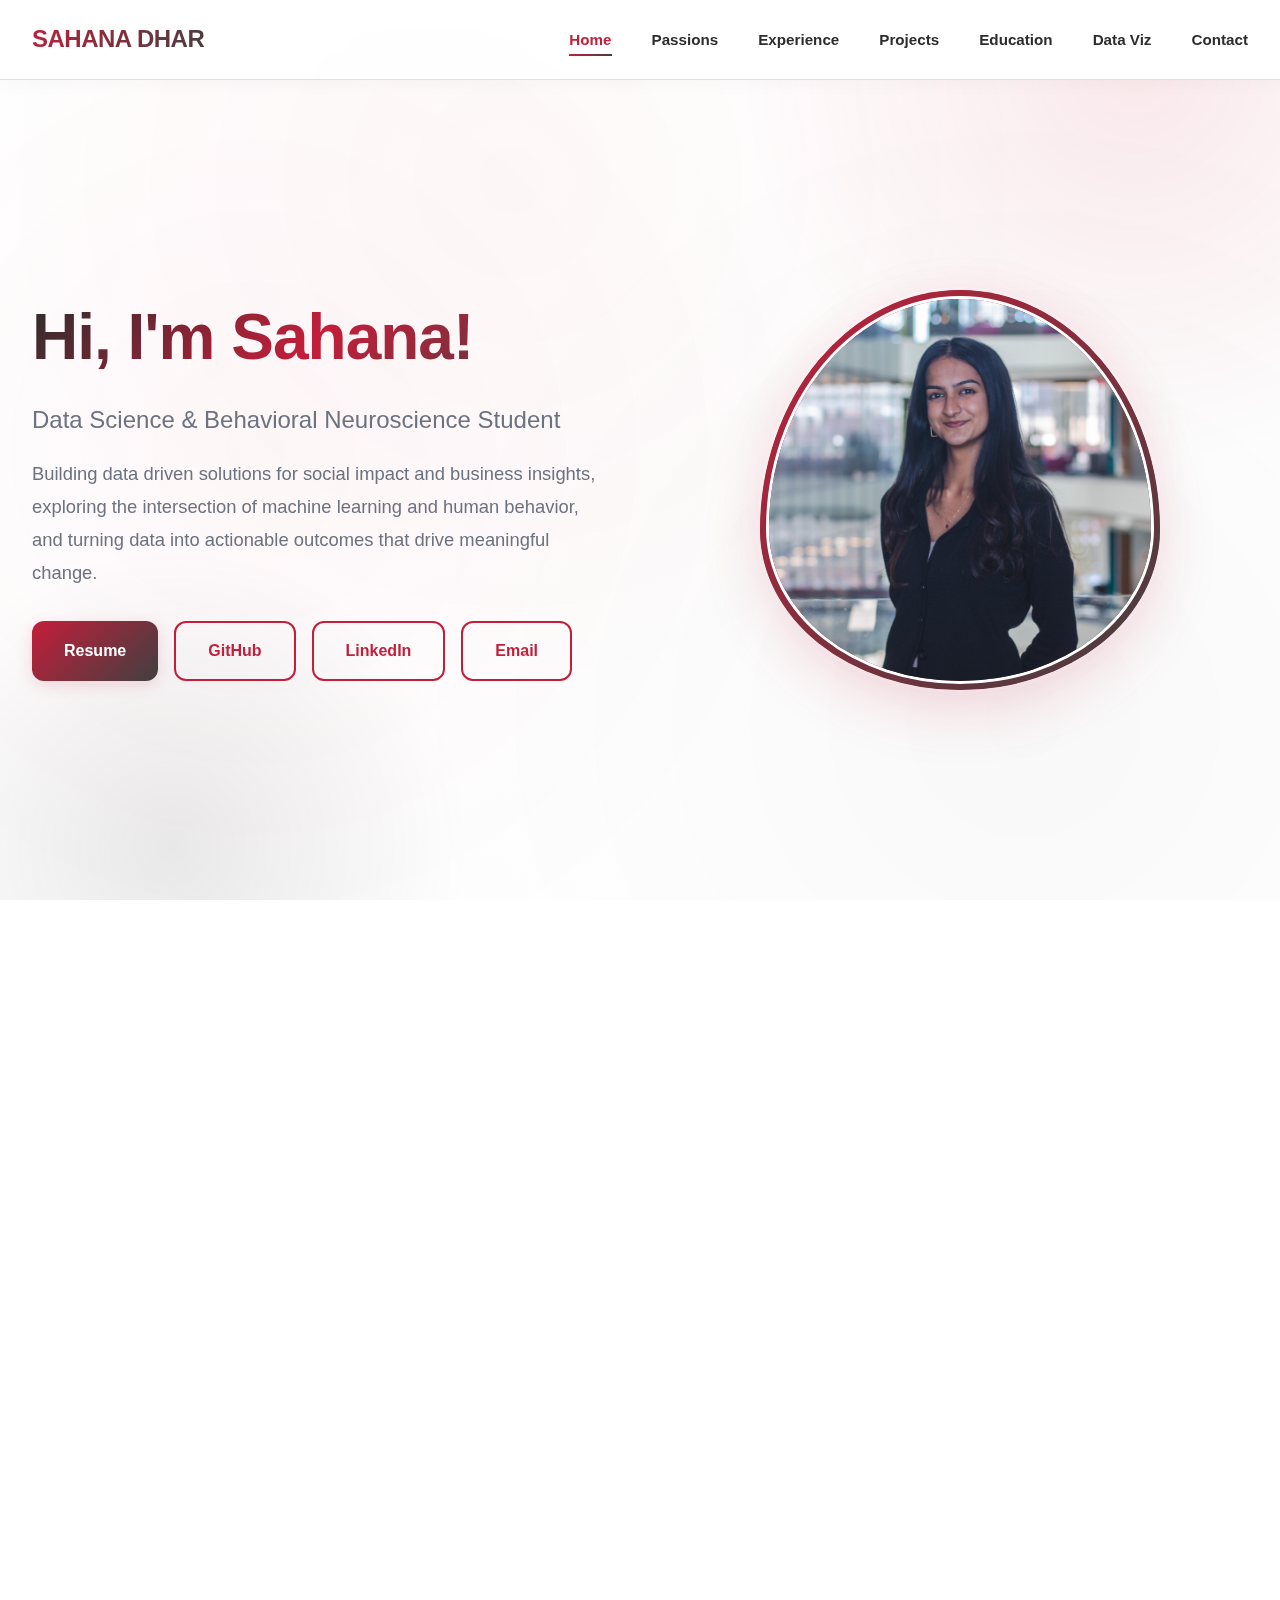
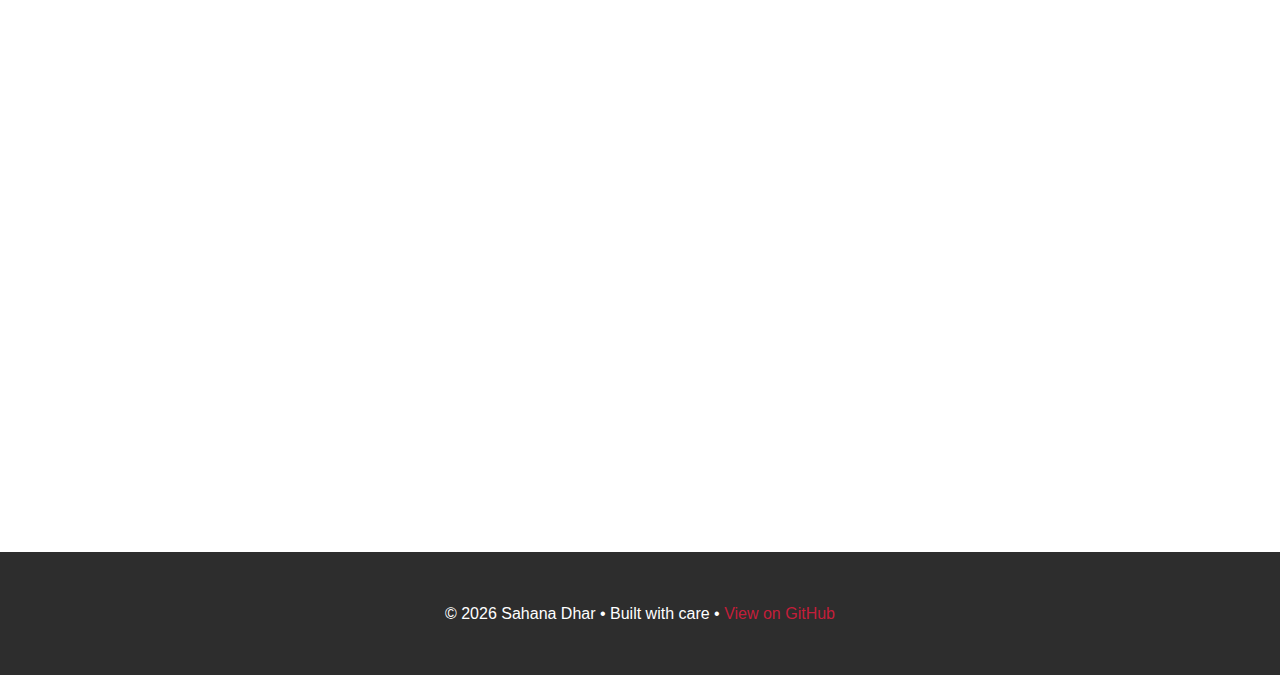
<file: index.html>
<!DOCTYPE html>
<html lang="en">
<head>
  <meta charset="UTF-8" />
  <meta name="viewport" content="width=device-width, initial-scale=1.0"/>
  <title>Sahana Dhar | Technical Portfolio</title>
  <link rel="stylesheet" href="styles.css">
</head>
<body>

<nav id="navbar">
  <div class="container">
    <div class="logo">SAHANA DHAR</div>
    <ul>
      <li><a href="index.html" class="active">Home</a></li>
      <li><a href="passions.html">Passions</a></li>
      <li><a href="experience.html">Experience</a></li>
      <li><a href="projects.html">Projects</a></li>
      <li><a href="education.html">Education</a></li>
      <li><a href="viz.html">Data Viz</a></li>
      <li><a href="#contact">Contact</a></li>
    </ul>
  </div>
</nav>

<section class="hero">
  <div class="hero-content">
    <div class="hero-text">
    <h1>Hi, I'm Sahana!</h1>
      <p class="subtitle-hero">Data Science & Behavioral Neuroscience Student</p>
    <p class="tagline">
        Building data driven solutions for social impact and business insights, exploring the intersection of machine learning and human behavior, 
        and turning data into actionable outcomes that drive meaningful change.
    </p>
    <div class="hero-links">
      <a class="btn btn-primary" href="https://drive.google.com/file/d/1VL5C2WOcKRlT8GqVbiB_f7fQGJWYjuo2/view" target="_blank">Resume</a>
      <a class="btn btn-outline" href="https://github.com/sahana-dhar" target="_blank">GitHub</a>
      <a class="btn btn-outline" href="https://linkedin.com/in/sahana-dhar" target="_blank">LinkedIn</a>
      <a class="btn btn-outline" href="mailto:dhar.s@northeastern.edu">Email</a>
      </div>
    </div>
    <div class="headshot-container">
      <div class="headshot-wrapper">
        <div class="headshot-decoration"></div>
        <div class="headshot-oval">
          <img src="IMG_5340.JPG" alt="Sahana Dhar">
        </div>
      </div>
    </div>
  </div>
</section>

<section id="about" class="container reveal">
  <div class="section-header">
    <h2>About Me</h2>
    <p class="subtitle">Building data driven solutions at the intersection of data science and behavioral neuroscience</p>
  </div>

  <div class="about-content">
    <p>
      I'm a Data Science and Behavioral Neuroscience student at <strong>Northeastern University</strong> (Class of 2026) 
      with a <strong>3.93 GPA</strong> and Dean's List recognition. My work sits at the intersection of machine learning, 
      statistical modeling, and human behavior—exploring how data can reveal patterns in personality, decision-making, 
      education outcomes, and engagement.
    </p>

    <p>
      I've built end-to-end data pipelines using <strong>AWS</strong> (Glue, Redshift, Lambda, Bedrock), developed predictive ML models 
      achieving <strong>95% accuracy</strong>, and created AI-powered platforms for public sector impact. My experience spans work with 
      the Massachusetts Executive Office of Energy and Environmental Affairs, Tenerity, and The Roux Institute, where I've 
      implemented generative AI solutions, customer analytics systems, and educational AI curricula for 1,100+ learners.
    </p>

    <p>
      Currently, I'm focused on implementing <strong>AI for social impact</strong> with the State of Massachusetts and City of Boston, 
      designing systems that are not only powerful but also responsible, accessible, and grounded in understanding 
      the humans they serve.
    </p>

    <div class="tech-stack">
      <h3> Tech Stack</h3>
      <div class="tech-grid">
        <div class="tech-category">
          <h4>Languages</h4>
          <ul>
            <li>Python, SQL, R</li>
            <li>Java, JavaScript, TypeScript</li>
            <li>HTML, CSS, C++</li>
          </ul>
        </div>
        <div class="tech-category">
          <h4>ML & Data Science</h4>
          <ul>
            <li>Scikit-learn, XGBoost</li>
            <li>PySpark, Pandas, NumPy</li>
            <li>LangChain, RAG, NLP</li>
          </ul>
        </div>
        <div class="tech-category">
          <h4>Cloud & Infrastructure</h4>
          <ul>
            <li>AWS (S3, Glue, Redshift, Lambda)</li>
            <li>AWS Bedrock, DynamoDB, Airflow</li>
            <li>Docker, Snowflake</li>
          </ul>
        </div>
        <div class="tech-category">
          <h4>Tools & Platforms</h4>
          <ul>
            <li>Git/GitHub, Bitbucket</li>
            <li>Flask, Appsmith</li>
            <li>Excel, Confluence</li>
          </ul>
        </div>
      </div>
    </div>
  </div>
</section>

<section id="experience" class="container reveal">
  <div class="section-header">
    <h2>Experience Highlights</h2>
    <p class="subtitle">Building AI products and data solutions across public sector, industry, and education</p>
  </div>

  <div class="grid">
    <div class="card">
      <span class="tag">Generative AI • Sept 2025 – Dec 2025</span>
      <h3>AI Product Developer</h3>
      <p><strong>Massachusetts Executive Office of Energy & Environmental Affairs</strong></p>
      <p>
        Built a secure, multi-agent generative AI platform for Massachusetts state agencies using AWS Bedrock, 
        Lambda, and DynamoDB. Reduced AI application development time from weeks to minutes.
      </p>
      <div class="links">
        <a href="experience.html">View Details →</a>
        </div>
    </div>

    <div class="card">
      <span class="tag">Data Science • Apr 2025 – Current</span>
      <h3>Data Science Intern</h3>
      <p><strong>Tenerity</strong></p>
      <p>
        Developed ETL pipelines processing millions of records. Built ML models achieving 95% accuracy in 
        churn prediction, delivering actionable insights for global campaigns.
      </p>
      <div class="links">
        <a href="experience.html">View Details →</a>
      </div>
    </div>

    <div class="card">
      <span class="tag">Education • Jun 2024 – Apr 2026</span>
      <h3>AI Resource Developer</h3>
      <p><strong>The Roux Institute</strong></p>
      <p>
        Designed and launched AI curricula for 1,100+ learners, covering Python programming, prompt engineering, 
        and ML fundamentals across partner companies.
      </p>
      <div class="links">
        <a href="experience.html">View Details →</a>
      </div>
    </div>
  </div>
</section>

<section id="projects" class="container reveal">
  <div class="section-header">
    <h2>Featured Projects</h2>
    <p class="subtitle">Machine learning, NLP, and data-driven solutions</p>
    </div>

  <div class="grid">
    <div class="card">
      <span class="tag">First Place Winner</span>
      <h3>Personality & Drug Habits Analysis</h3>
      <p>
        Award-winning regression analysis linking Big Five personality traits to substance use patterns. 
        Identified personality profiles associated with substance use risk.
      </p>
      <div class="links">
        <a href="projects.html">View All Projects →</a>
      </div>
    </div>

    <div class="card">
      <span class="tag">Full Stack Application</span>
      <h3>Talentia Platform</h3>
      <p>
        Full-stack platform connecting talent, agents, and casting professionals with Flask, Appsmith, 
        and Docker. Features profile management and real-time interactions.
      </p>
      <div class="links">
        <a href="projects.html">View All Projects →</a>
      </div>
    </div>

    <div class="card">
      <span class="tag">Predictive Modeling</span>
      <h3>Student Retention Analysis</h3>
      <p>
        ML analysis of 800+ universities identifying key retention factors. Trained ensemble models to 
        isolate top 5 features driving retention rates.
      </p>
      <div class="links">
        <a href="projects.html">View All Projects →</a>
      </div>
    </div>
  </div>
</section>

<section id="contact" class="contact-section reveal">
  <h2>Let's Connect</h2>
  <p>Interested in collaborating or learning more about my work? I'd love to hear from you.</p>
  <div class="hero-links">
    <a class="btn btn-primary" href="mailto:dhar.s@northeastern.edu">Email Me</a>
    <a class="btn btn-outline" href="https://github.com/sahana-dhar" target="_blank">GitHub</a>
    <a class="btn btn-outline" href="https://linkedin.com/in/sahana-dhar" target="_blank">LinkedIn</a>
    <a class="btn btn-outline" href="https://drive.google.com/file/d/1VL5C2WOcKRlT8GqVbiB_f7fQGJWYjuo2/view" target="_blank">Resume</a>
  </div>
</section>

<footer>
  <p>© 2026 Sahana Dhar • Built with care • <a href="https://github.com/sahana-dhar" target="_blank">View on GitHub</a></p>
</footer>

<script>
  // Navbar scroll effect
  const navbar = document.getElementById('navbar');
  window.addEventListener('scroll', () => {
    if (window.scrollY > 50) {
      navbar.classList.add('scrolled');
    } else {
      navbar.classList.remove('scrolled');
    }
  });

  // Reveal animations on scroll
  const reveals = document.querySelectorAll('.reveal');
  
  const revealOnScroll = () => {
    reveals.forEach(element => {
      const elementTop = element.getBoundingClientRect().top;
      const windowHeight = window.innerHeight;
      
      if (elementTop < windowHeight - 100) {
        element.classList.add('active');
      }
    });
  };

  window.addEventListener('scroll', revealOnScroll);
  revealOnScroll(); // Initial check

  // Smooth scroll for navigation links
  document.querySelectorAll('a[href^="#"]').forEach(anchor => {
    anchor.addEventListener('click', function (e) {
      e.preventDefault();
      const target = document.querySelector(this.getAttribute('href'));
      if (target) {
        target.scrollIntoView({ behavior: 'smooth', block: 'start' });
      }
    });
  });
</script>

</body>
</html>
</file>
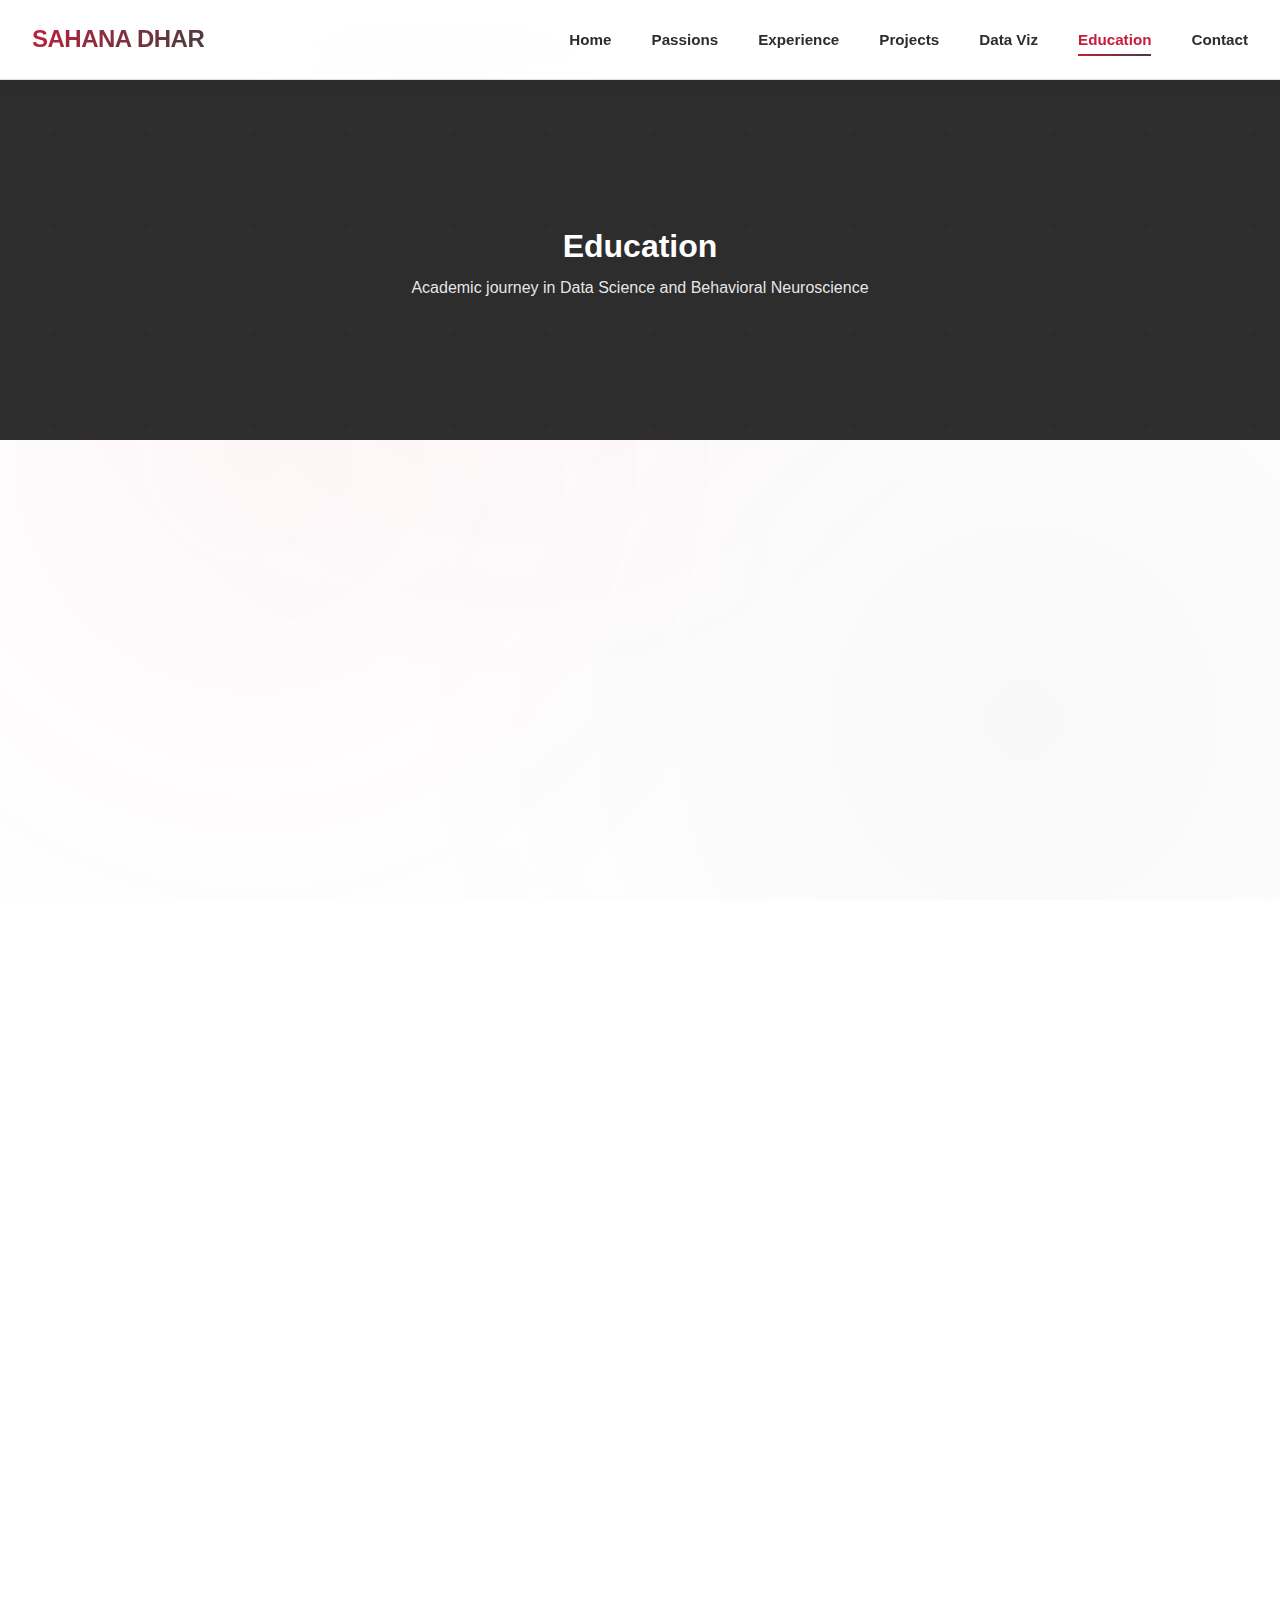
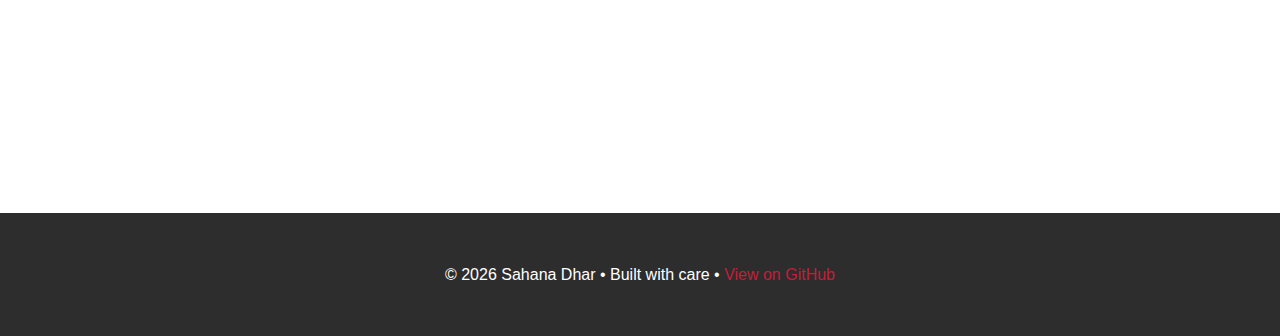
<file: education.html>
<!DOCTYPE html>
<html lang="en">
<head>
  <meta charset="UTF-8" />
  <meta name="viewport" content="width=device-width, initial-scale=1.0"/>
  <title>Education | Sahana Dhar</title>
  <link rel="stylesheet" href="styles.css">
</head>
<body>

<nav id="navbar">
  <div class="container">
    <div class="logo">SAHANA DHAR</div>
    <ul>
      <li><a href="index.html">Home</a></li>
      <li><a href="passions.html">Passions</a></li>
      <li><a href="experience.html">Experience</a></li>
      <li><a href="projects.html">Projects</a></li>
      <li><a href="viz.html">Data Viz</a></li>
      <li><a href="education.html" class="active">Education</a></li>
      <li><a href="index.html#contact">Contact</a></li>
    </ul>
  </div>
</nav>

<section class="page-hero">
  <div class="hero-content" style="grid-template-columns: 1fr; text-align: center;">
    <div class="hero-text">
      <h1>Education</h1>
      <p class="subtitle-hero">Academic journey in Data Science and Behavioral Neuroscience</p>
    </div>
  </div>
</section>

<section class="container reveal">
  <div class="card" style="max-width: 1000px; margin: 0 auto;">
    <span class="tag tag-current">Sept 2022 – Apr 2026 • 3.93 GPA</span>
    <h3>Bachelor's Degree in Data Science and Behavioral Neuroscience</h3>
    <p><strong>Northeastern University</strong></p>
    <p><em>Boston, MA | Khoury College of Computer Science</em></p>
    <p style="color: var(--accent-2); font-size: 0.9rem; margin-top: -0.5rem; margin-bottom: 1rem;"><em>Expected Graduation: Apr 2026</em></p>
    
    <p style="margin-top: 1rem;">
      <strong>Dean's List</strong> | <strong>DATA Club</strong> | <strong>NEURONS</strong>
    </p>

    <p style="margin-top: 1.5rem;">
      Pursuing a dual major that combines technical data science skills with deep understanding of human behavior and neuroscience. 
      This unique combination allows me to approach problems from both a quantitative and behavioral perspective, creating more 
      meaningful and human-centered solutions.
    </p>

    <h4 style="color: var(--primary); margin-top: 2rem; margin-bottom: 1rem;">Relevant Coursework</h4>
    <div class="tech-grid" style="margin-top: 1rem;">
      <div class="tech-category">
        <h4>Data Science & Computer Science</h4>
        <ul>
          <li>Machine Learning/Data Mining</li>
          <li>Large Scale Storage and Retrieval</li>
          <li>Artificial Intelligence</li>
          <li>Advanced Programming with Data</li>
          <li>Database Design</li>
          <li>Foundations of Cybersecurity</li>
          <li>Statistical Methods in Research</li>
          <li>Data Visualization</li>
        </ul>
      </div>
      <div class="tech-category">
        <h4>Neuroscience & Psychology</h4>
        <ul>
          <li>Clinical Neuroanatomy</li>
          <li>Neurobiology</li>
          <li>Organic Chemistry</li>
          <li>Neuropsychology</li>
        </ul>
      </div>
    </div>

    <div class="insight-box" style="margin-top: 2rem;">
      <h4>Academic Highlights</h4>
      <ul style="margin-left: 1.5rem; line-height: 1.8;">
        <li>Maintained <strong>3.93 GPA</strong> while pursuing dual major across technical and scientific disciplines</li>
        <li>Consistent <strong>Dean's List</strong> recognition for academic excellence</li>
        <li>Active member of <strong>DATA Club</strong> and <strong>NEURONS</strong> (Neuroscience student organization)</li>
        <li>Coursework integrates cutting-edge data science techniques with neuroscience research methodologies</li>
      </ul>
    </div>
  </div>
</section>

<footer>
  <p>© 2026 Sahana Dhar • Built with care • <a href="https://github.com/sahana-dhar" target="_blank">View on GitHub</a></p>
</footer>

<script>
  const navbar = document.getElementById('navbar');
  window.addEventListener('scroll', () => {
    if (window.scrollY > 50) {
      navbar.classList.add('scrolled');
    } else {
      navbar.classList.remove('scrolled');
    }
  });

  const reveals = document.querySelectorAll('.reveal');
  const revealOnScroll = () => {
    reveals.forEach(element => {
      const elementTop = element.getBoundingClientRect().top;
      const windowHeight = window.innerHeight;
      if (elementTop < windowHeight - 100) {
        element.classList.add('active');
      }
    });
  };
  window.addEventListener('scroll', revealOnScroll);
  revealOnScroll();
</script>

</body>
</html>
</file>
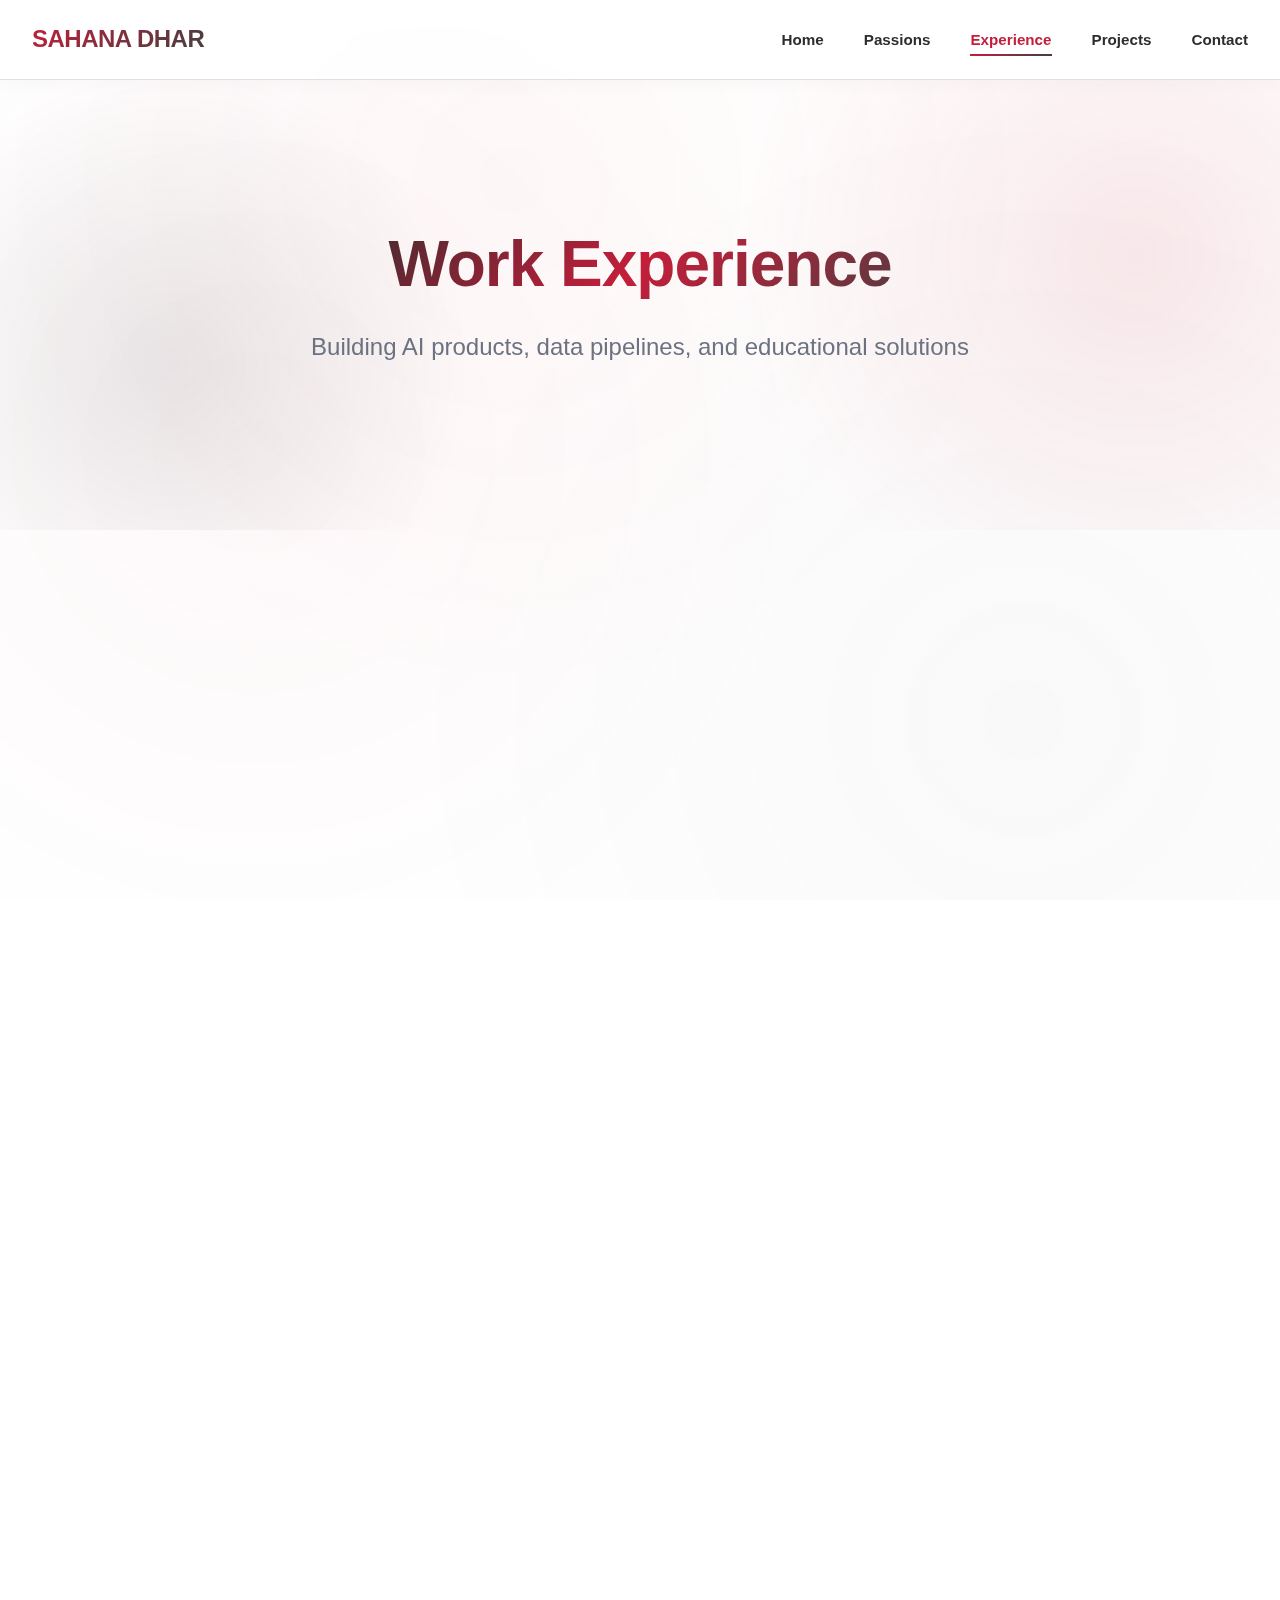
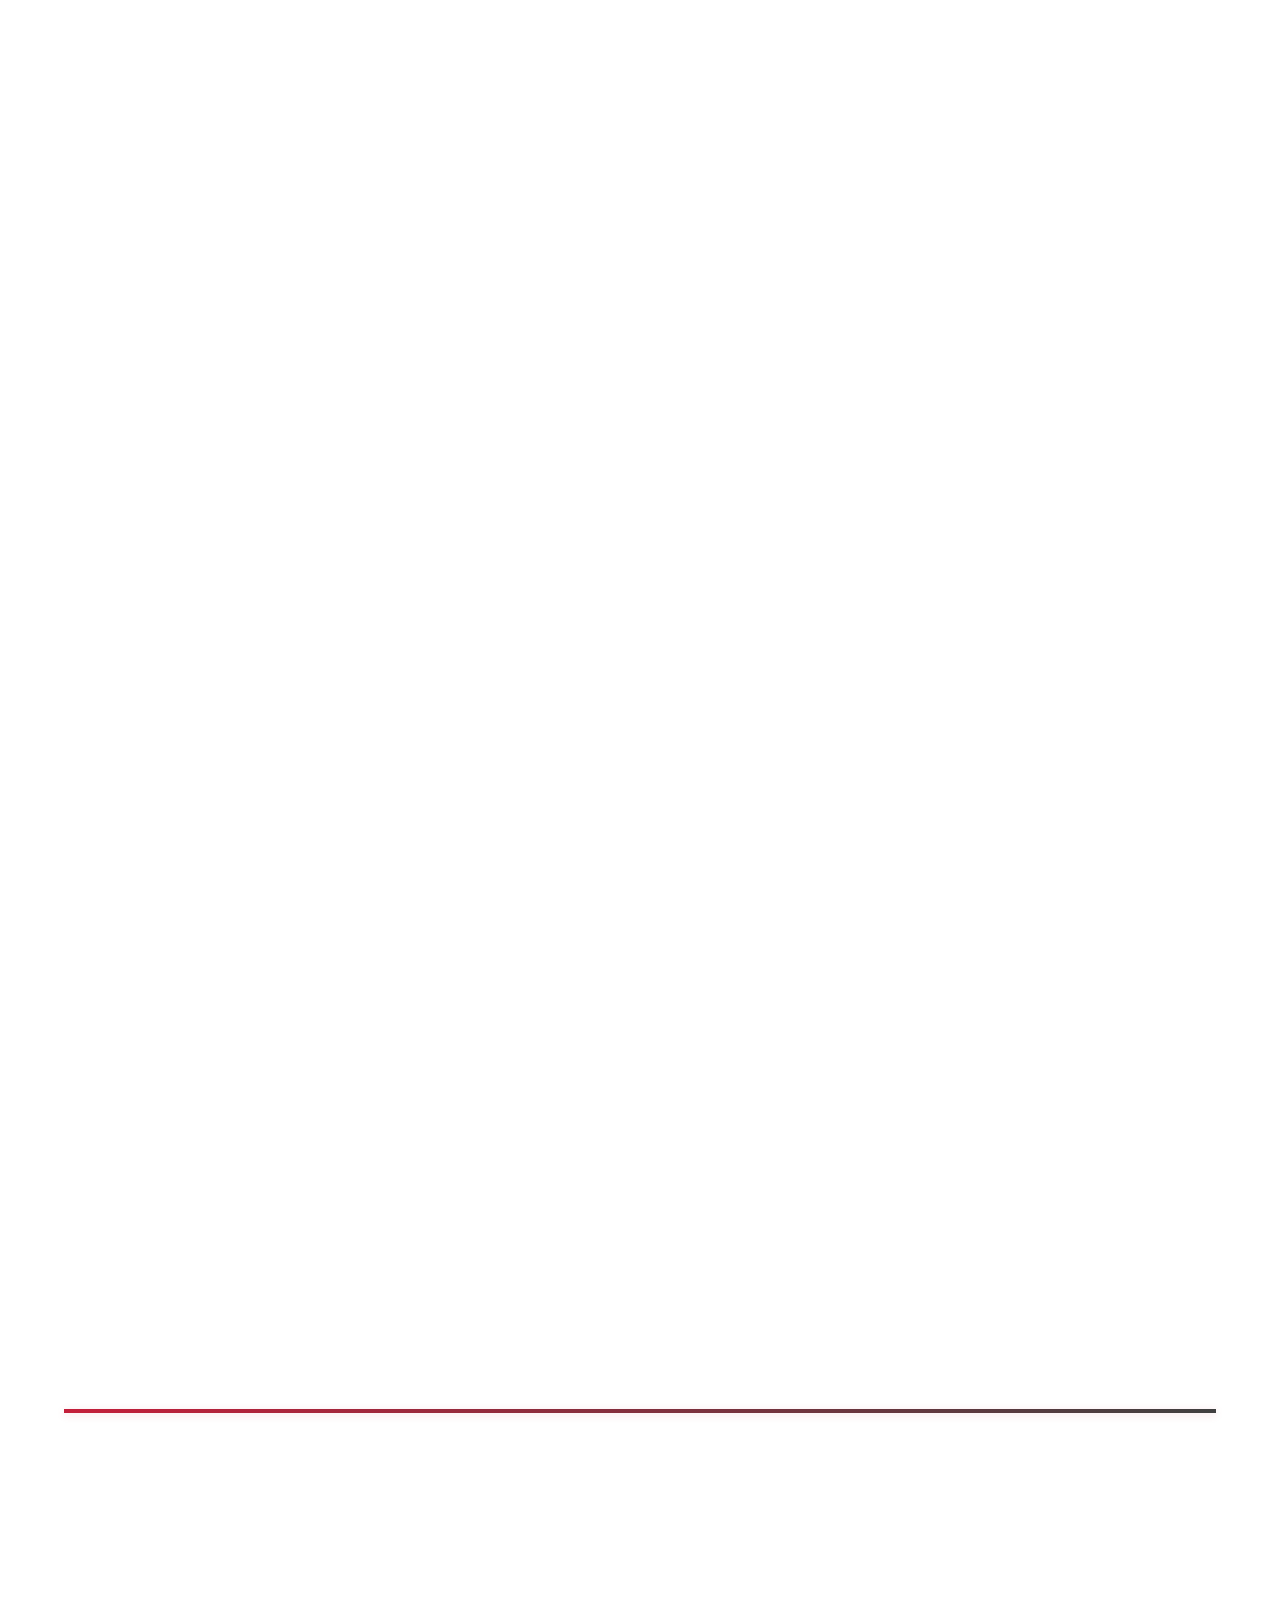
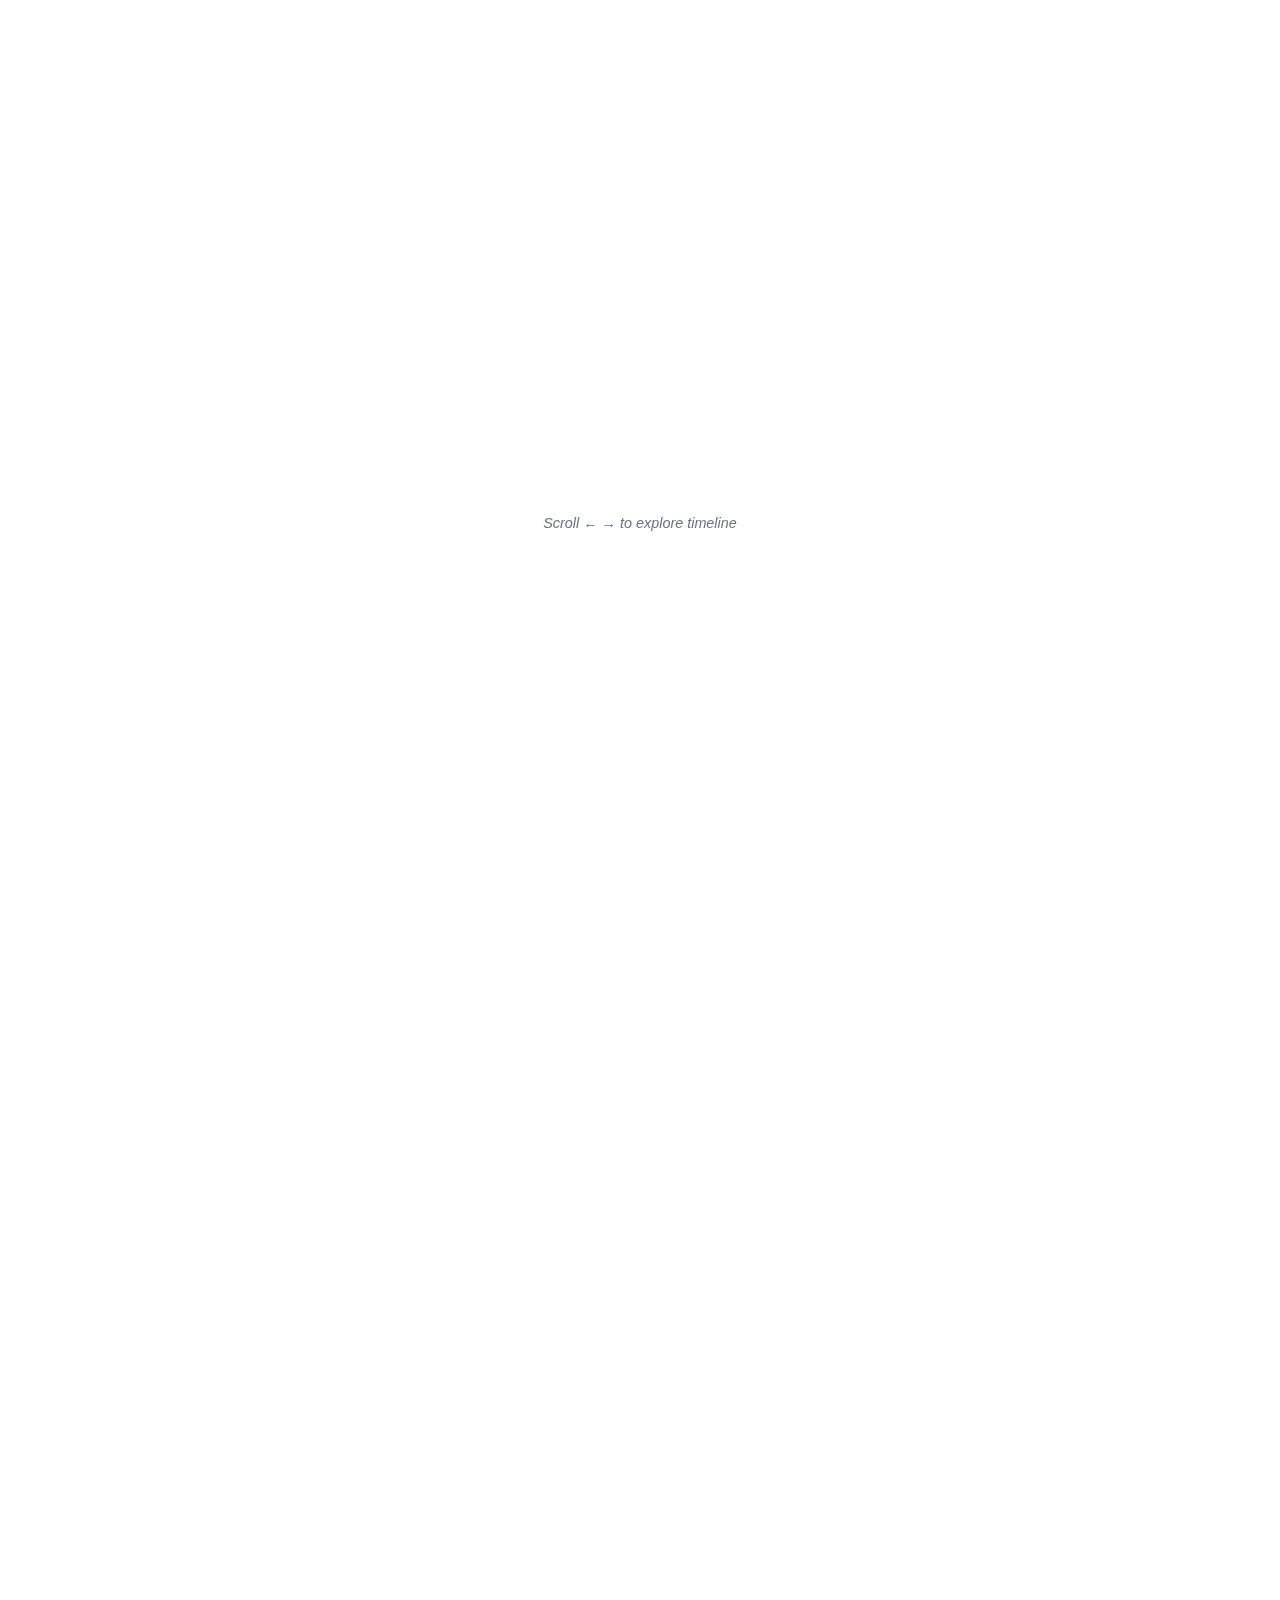
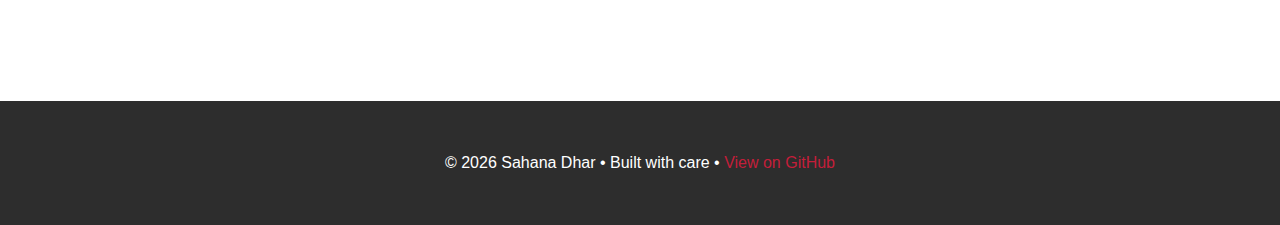
<file: experience.html>
<!DOCTYPE html>
<html lang="en">
<head>
  <meta charset="UTF-8" />
  <meta name="viewport" content="width=device-width, initial-scale=1.0"/>
  <title>Experience | Sahana Dhar</title>
  <link rel="stylesheet" href="styles.css">
</head>
<body>

<nav id="navbar">
  <div class="container">
    <div class="logo">SAHANA DHAR</div>
    <ul>
      <li><a href="index.html">Home</a></li>
      <li><a href="passions.html">Passions</a></li>
      <li><a href="experience.html" class="active">Experience</a></li>
      <li><a href="projects.html">Projects</a></li>
      <li><a href="index.html#contact">Contact</a></li>
    </ul>
  </div>
</nav>

<section class="hero" style="min-height: 50vh; margin-top: 80px;">
  <div class="hero-content" style="grid-template-columns: 1fr; text-align: center;">
    <div class="hero-text">
      <h1>Work Experience</h1>
      <p class="subtitle-hero">Building AI products, data pipelines, and educational solutions</p>
    </div>
  </div>
</section>

<section class="container reveal">
  <div class="timeline">
    
    <div class="timeline-item card">
      <div class="timeline-dot"></div>
      <span class="tag">Sept 2025 – Dec 2025 • Generative AI</span>
      <h3>Generative AI Product Developer</h3>
      <p><strong>Burnes Center for Social Change | Massachusetts Executive Office of Energy and Environmental Affairs</strong></p>
      <p><em>Boston, MA | AI 4 Impact Program</em></p>
      
      <p>
        Built a multi-agentic generative AI platform for the Massachusetts Executive Office of Energy and Environmental 
        Affairs, enabling bureaus to create and manage their own AI applications from a single frontend interface. 
        This project transformed how state agencies interact with AI technology.
      </p>
      
      <h4 style="color: var(--primary); margin-top: 1.5rem; margin-bottom: 0.75rem;">Key Achievements:</h4>
      <ul style="list-style: none; padding-left: 0;">
        <li style="padding: 0.5rem 0; padding-left: 1.5rem; position: relative;">
          <span style="position: absolute; left: 0; color: var(--primary);">▸</span>
          <strong>Reduced development time from weeks to minutes:</strong> Designed a guided, five-step workflow that 
          allows state agencies to create AI applications without custom engineering
        </li>
        <li style="padding: 0.5rem 0; padding-left: 1.5rem; position: relative;">
          <span style="position: absolute; left: 0; color: var(--primary);">▸</span>
          <strong>Cloud-native architecture:</strong> Implemented secure system using AWS Bedrock, Lambda, DynamoDB, 
          and custom orchestration layer to connect approved data sources
        </li>
        <li style="padding: 0.5rem 0; padding-left: 1.5rem; position: relative;">
          <span style="position: absolute; left: 0; color: var(--primary);">▸</span>
          <strong>Scalable AI solutions:</strong> Enabled state agencies to scale AI use cases across environmental 
          and grants programs through configurable, department-specific AI chatbots
        </li>
      </ul>

      <h4 style="color: var(--primary); margin-top: 1.5rem; margin-bottom: 0.75rem;">Technologies Used:</h4>
      <p style="color: var(--text-light);">AWS Bedrock, AWS Lambda, DynamoDB, AWS S3, LangChain, LangGraph, RAG, Python, TypeScript, Cloud Architecture</p>

      <div class="links">
        <a href="https://drive.google.com/file/d/13OG7FqBHKYhjP1Oz4VkiUCTOPgwX1RUc/view" target="_blank">Demo Video</a>
        <a href="https://github.com/massgov-eoeea/aws-genai-llm-chatbot/tree/aihub-experiments" target="_blank">Repository</a>
      </div>
      <div class="embed">
        <iframe src="https://drive.google.com/file/d/13OG7FqBHKYhjP1Oz4VkiUCTOPgwX1RUc/preview" allow="autoplay"></iframe>
      </div>
    </div>

    <div class="timeline-item card">
      <div class="timeline-dot"></div>
      <span class="tag">Apr 2025 – Dec 2025 • Data Science</span>
      <h3>Data Science Intern</h3>
      <p><strong>Tenerity</strong></p>
      <p><em>Boston, MA</em></p>
      
      <p>
        Developed end-to-end data science solutions for a global company, building predictive models and ETL pipelines 
        that process millions of customer records. My work directly informed executive strategy on customer retention 
        and engagement optimization.
      </p>
      
      <h4 style="color: var(--primary); margin-top: 1.5rem; margin-bottom: 0.75rem;">Key Achievements:</h4>
      <ul style="list-style: none; padding-left: 0;">
        <li style="padding: 0.5rem 0; padding-left: 1.5rem; position: relative;">
          <span style="position: absolute; left: 0; color: var(--primary);">▸</span>
          <strong>95% accuracy in churn prediction:</strong> Built and deployed predictive ML models (Random Forest, 
          XGBoost, Logistic Regression) to forecast customer churn, identifying key retention drivers for global 
          merchandising campaigns
        </li>
        <li style="padding: 0.5rem 0; padding-left: 1.5rem; position: relative;">
          <span style="position: absolute; left: 0; color: var(--primary);">▸</span>
          <strong>Scalable ETL pipelines:</strong> Developed end-to-end data pipelines using AWS Glue, Airflow, 
          Redshift, and Python to process and transform large-scale datasets containing millions of members, billing, 
          and engagement records
        </li>
        <li style="padding: 0.5rem 0; padding-left: 1.5rem; position: relative;">
          <span style="position: absolute; left: 0; color: var(--primary);">▸</span>
          <strong>Actionable customer insights:</strong> Conducted customer lifecycle analysis and cohort-based 
          segmentation, delivering insights that informed executive strategy on engagement optimization and customer 
          profitability
        </li>
        <li style="padding: 0.5rem 0; padding-left: 1.5rem; position: relative;">
          <span style="position: absolute; left: 0; color: var(--primary);">▸</span>
          <strong>Strategic scenario analysis:</strong> Evaluated the impact of proposed billing and return policy 
          changes by running scenario simulations on historical customer data, informing strategy discussions around 
          retention and revenue tradeoffs
        </li>
      </ul>

      <h4 style="color: var(--primary); margin-top: 1.5rem; margin-bottom: 0.75rem;">Technologies Used:</h4>
      <p style="color: var(--text-light);">Python, AWS (Glue, Airflow, Redshift, S3), SQL, Scikit-learn, XGBoost, Pandas, PySpark, Machine Learning, Data Analytics</p>
    </div>

    <div class="timeline-item card">
      <div class="timeline-dot"></div>
      <span class="tag">Jun 2024 – Apr 2026 • Education & AI</span>
      <h3>AI Resource Developer</h3>
      <p><strong>The Roux Institute at Northeastern University</strong></p>
      <p><em>Portland, ME</em></p>
      
      <p>
        Developed and launched comprehensive AI and technology curricula for over 1,100 learners across partner companies. 
        Created hands-on learning experiences that bridge the gap between theoretical AI concepts and real-world application.
      </p>
      
      <h4 style="color: var(--primary); margin-top: 1.5rem; margin-bottom: 0.75rem;">Key Achievements:</h4>
      <ul style="list-style: none; padding-left: 0;">
        <li style="padding: 0.5rem 0; padding-left: 1.5rem; position: relative;">
          <span style="position: absolute; left: 0; color: var(--primary);">▸</span>
          <strong>Scalable educational impact:</strong> Developed and launched AI and technology curricula for 1,100+ 
          learners across partner companies, covering Python programming, prompt engineering, machine learning fundamentals, 
          and business transformation strategies
        </li>
        <li style="padding: 0.5rem 0; padding-left: 1.5rem; position: relative;">
          <span style="position: absolute; left: 0; color: var(--primary);">▸</span>
          <strong>Cross-functional project management:</strong> Managed AI implementation projects, optimizing delivery 
          timelines and fostering collaboration between technical teams and business stakeholders to drive adoption
        </li>
        <li style="padding: 0.5rem 0; padding-left: 1.5rem; position: relative;">
          <span style="position: absolute; left: 0; color: var(--primary);">▸</span>
          <strong>Practical learning modules:</strong> Designed hands-on learning modules integrating practical AI tools 
          and workflows, helping professionals transform theoretical understanding into real-world applications
        </li>
        <li style="padding: 0.5rem 0; padding-left: 1.5rem; position: relative;">
          <span style="position: absolute; left: 0; color: var(--primary);">▸</span>
          <strong>Comprehensive curriculum development:</strong> Created courses including Data Literacy Fundamentals, 
          Maximizing Productivity with Generative AI, and Business Transformation with AI
        </li>
      </ul>

      <h4 style="color: var(--primary); margin-top: 1.5rem; margin-bottom: 0.75rem;">Technologies & Topics:</h4>
      <p style="color: var(--text-light);">Python, Generative AI, Prompt Engineering, Machine Learning, Data Literacy, Business Strategy, Curriculum Design</p>
    </div>

    <div class="timeline-item card">
      <div class="timeline-dot"></div>
      <span class="tag">Jul 2023 – Aug 2023 • Operations</span>
      <h3>Contracts Management Intern</h3>
      <p><strong>IBasis</strong></p>
      <p><em>Lexington, MA</em></p>
      
      <p>
        Streamlined contract processing workflows during a critical company acquisition phase, managing high-volume 
        documentation and database maintenance. This experience taught me the importance of efficient data management 
        and process optimization in high-pressure environments.
      </p>
      
      <h4 style="color: var(--primary); margin-top: 1.5rem; margin-bottom: 0.75rem;">Key Responsibilities:</h4>
      <ul style="list-style: none; padding-left: 0;">
        <li style="padding: 0.5rem 0; padding-left: 1.5rem; position: relative;">
          <span style="position: absolute; left: 0; color: var(--primary);">▸</span>
          Streamlined contract processing workflows during company acquisition phase
        </li>
        <li style="padding: 0.5rem 0; padding-left: 1.5rem; position: relative;">
          <span style="position: absolute; left: 0; color: var(--primary);">▸</span>
          Managed high-volume documentation and database maintenance in Excel
        </li>
      </ul>

      <h4 style="color: var(--primary); margin-top: 1.5rem; margin-bottom: 0.75rem;">Technologies Used:</h4>
      <p style="color: var(--text-light);">Excel, Database Management, Process Optimization</p>
    </div>

  </div>
</section>

<section class="container reveal">
  <div class="section-header">
    <h2>Education</h2>
    <p class="subtitle">Northeastern University, Khoury College of Computer Science</p>
  </div>

  <div class="card">
    <span class="tag">Sept 2022 – Apr 2026 • 3.93 GPA</span>
    <h3>Bachelor's Degree in Data Science and Behavioral Neuroscience</h3>
    <p><strong>Northeastern University</strong></p>
    <p><em>Boston, MA | Khoury College of Computer Science</em></p>
    
    <p style="margin-top: 1rem;">
      <strong>Dean's List</strong> | <strong>DATA Club</strong> | <strong>NEURONS</strong>
    </p>

    <h4 style="color: var(--primary); margin-top: 1.5rem; margin-bottom: 0.75rem;">Relevant Coursework:</h4>
    <div class="tech-grid" style="margin-top: 1rem;">
      <div class="tech-category">
        <ul>
          <li>Machine Learning/Data Mining</li>
          <li>Large Scale Storage and Retrieval</li>
          <li>Artificial Intelligence</li>
          <li>Advanced programming with Data</li>
        </ul>
      </div>
      <div class="tech-category">
        <ul>
          <li>Clinical Neuroanatomy</li>
          <li>Neurobiology</li>
          <li>Genetics and Molecular Biology</li>
          <li>Organic Chemistry</li>
          <li>Neuropsychology</li>
        </ul>
      </div>
      <div class="tech-category">
        <ul>
          <li>Database Design</li>
          <li>Foundations of Cybersecurity</li>
          <li>Statistical Methods in Research</li>
          <li>Data Visualization</li>
        </ul>
      </div>
    </div>
  </div>
</section>

<footer>
  <p>© 2026 Sahana Dhar • Built with care • <a href="https://github.com/sahana-dhar" target="_blank">View on GitHub</a></p>
</footer>

<script>
  const navbar = document.getElementById('navbar');
  window.addEventListener('scroll', () => {
    if (window.scrollY > 50) {
      navbar.classList.add('scrolled');
    } else {
      navbar.classList.remove('scrolled');
    }
  });

  const reveals = document.querySelectorAll('.reveal');
  const revealOnScroll = () => {
    reveals.forEach(element => {
      const elementTop = element.getBoundingClientRect().top;
      const windowHeight = window.innerHeight;
      if (elementTop < windowHeight - 100) {
        element.classList.add('active');
      }
    });
  };
  window.addEventListener('scroll', revealOnScroll);
  revealOnScroll();
</script>

</body>
</html>
</file>
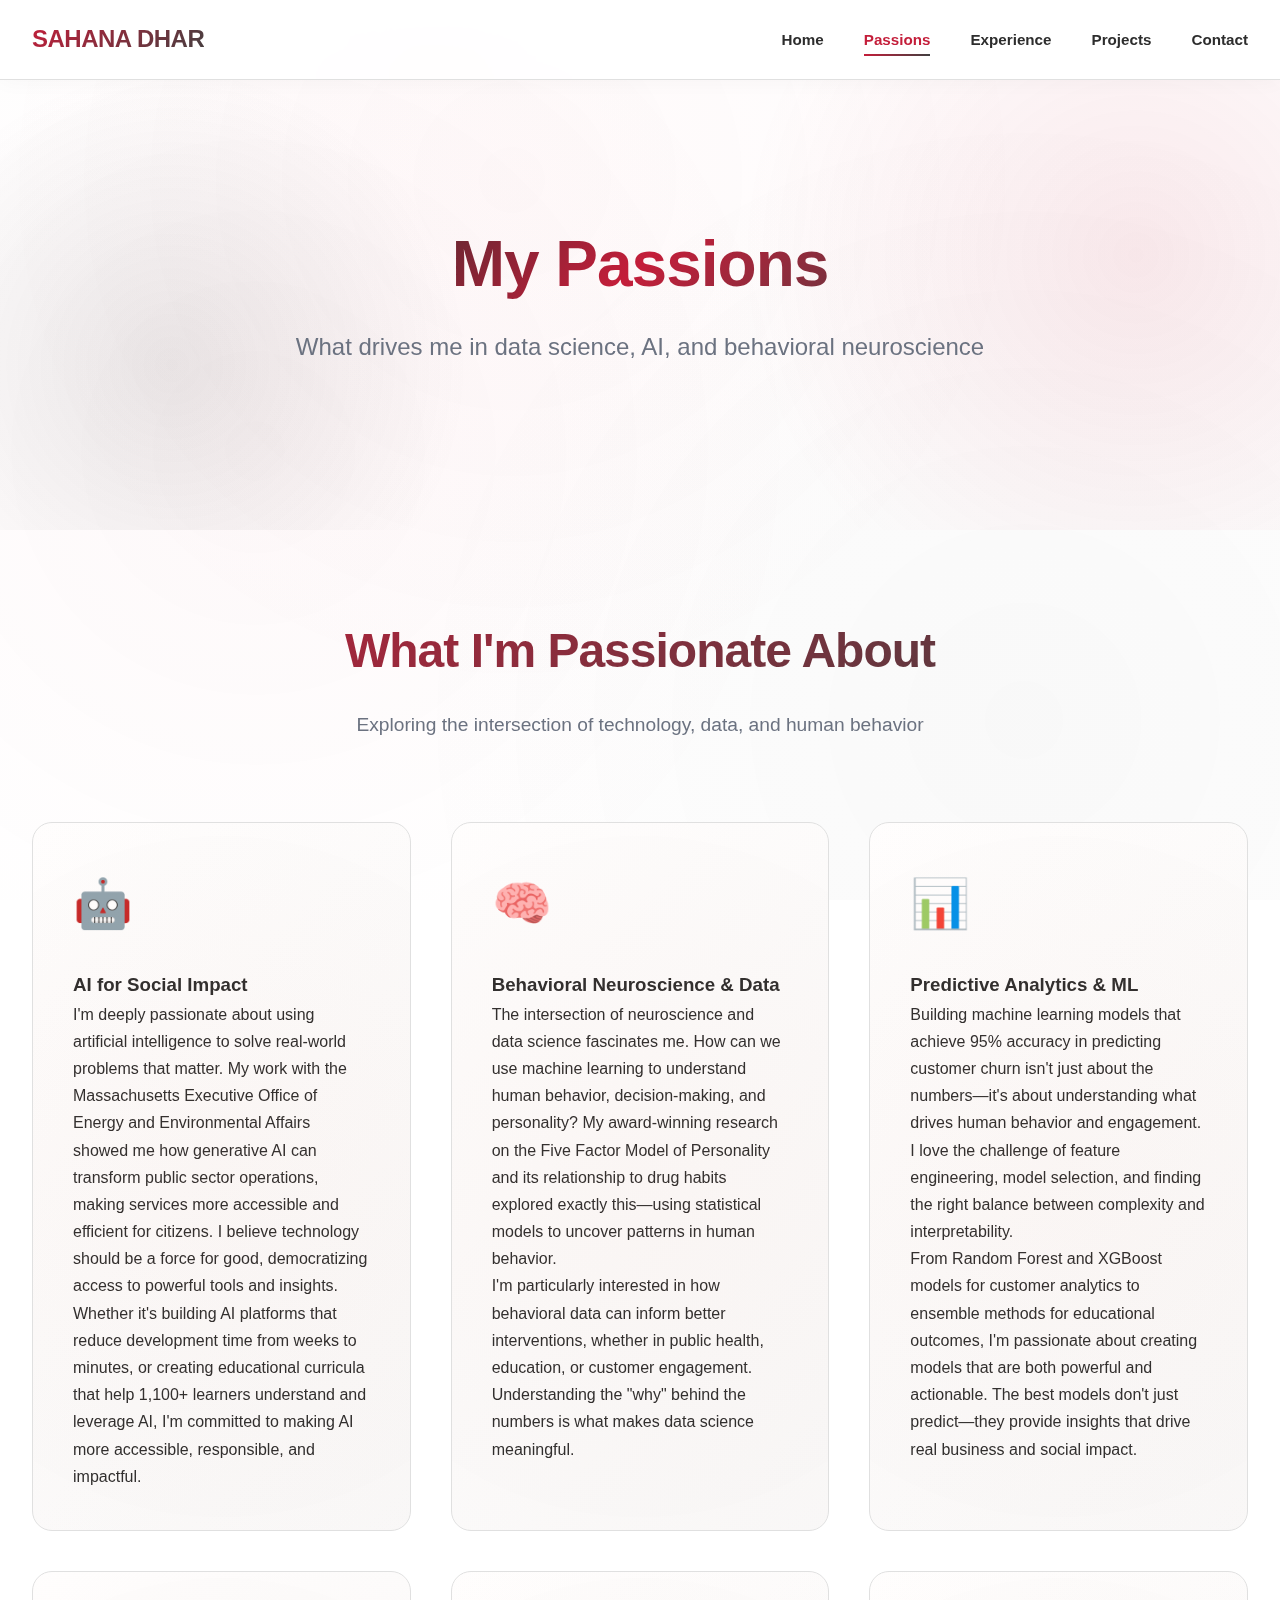
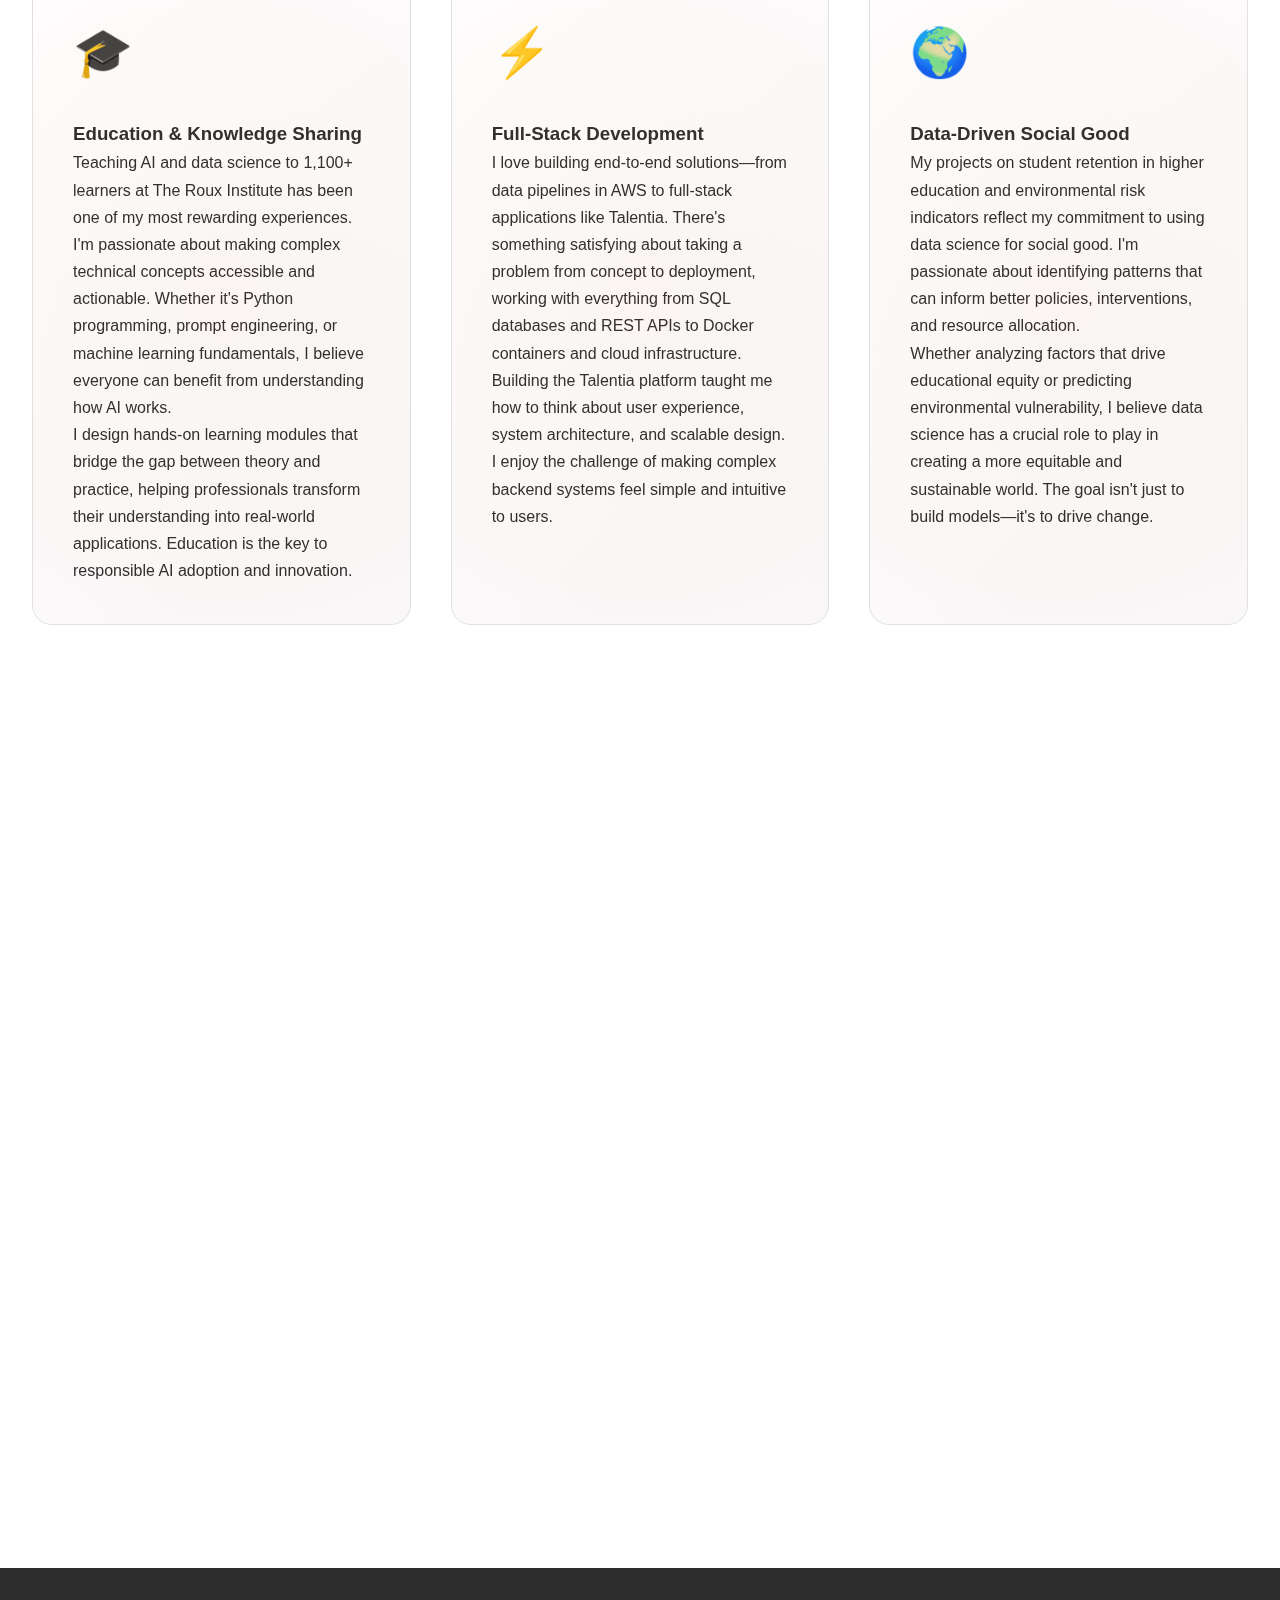
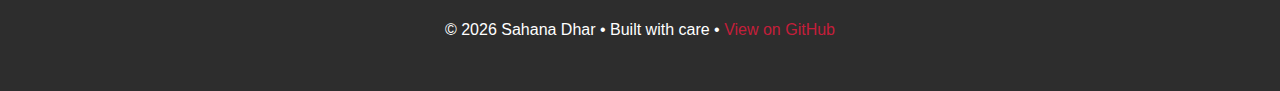
<file: passions.html>
<!DOCTYPE html>
<html lang="en">
<head>
  <meta charset="UTF-8" />
  <meta name="viewport" content="width=device-width, initial-scale=1.0"/>
  <title>My Passions | Sahana Dhar</title>
  <link rel="stylesheet" href="styles.css">
</head>
<body>

<nav id="navbar">
  <div class="container">
    <div class="logo">SAHANA DHAR</div>
    <ul>
      <li><a href="index.html">Home</a></li>
      <li><a href="passions.html" class="active">Passions</a></li>
      <li><a href="experience.html">Experience</a></li>
      <li><a href="projects.html">Projects</a></li>
      <li><a href="index.html#contact">Contact</a></li>
    </ul>
  </div>
</nav>

<section class="hero" style="min-height: 50vh; margin-top: 80px;">
  <div class="hero-content" style="grid-template-columns: 1fr; text-align: center;">
    <div class="hero-text">
      <h1>My Passions</h1>
      <p class="subtitle-hero">What drives me in data science, AI, and behavioral neuroscience</p>
    </div>
  </div>
</section>

<section class="container reveal">
  <div class="section-header">
    <h2>What I'm Passionate About</h2>
    <p class="subtitle">Exploring the intersection of technology, data, and human behavior</p>
  </div>

  <div class="passion-grid">
    <div class="passion-card">
      <span class="passion-icon">🤖</span>
      <h3>AI for Social Impact</h3>
      <p>
        I'm deeply passionate about using artificial intelligence to solve real-world problems that matter. 
        My work with the Massachusetts Executive Office of Energy and Environmental Affairs showed me how 
        generative AI can transform public sector operations, making services more accessible and efficient 
        for citizens. I believe technology should be a force for good, democratizing access to powerful tools 
        and insights.
      </p>
      <p>
        Whether it's building AI platforms that reduce development time from weeks to minutes, or creating 
        educational curricula that help 1,100+ learners understand and leverage AI, I'm committed to making 
        AI more accessible, responsible, and impactful.
      </p>
    </div>

    <div class="passion-card">
      <span class="passion-icon">🧠</span>
      <h3>Behavioral Neuroscience & Data</h3>
      <p>
        The intersection of neuroscience and data science fascinates me. How can we use machine learning to 
        understand human behavior, decision-making, and personality? My award-winning research on the Five 
        Factor Model of Personality and its relationship to drug habits explored exactly this—using statistical 
        models to uncover patterns in human behavior.
      </p>
      <p>
        I'm particularly interested in how behavioral data can inform better interventions, whether in public 
        health, education, or customer engagement. Understanding the "why" behind the numbers is what makes 
        data science meaningful.
      </p>
    </div>

    <div class="passion-card">
      <span class="passion-icon">📊</span>
      <h3>Predictive Analytics & ML</h3>
      <p>
        Building machine learning models that achieve 95% accuracy in predicting customer churn isn't just 
        about the numbers—it's about understanding what drives human behavior and engagement. I love the 
        challenge of feature engineering, model selection, and finding the right balance between complexity 
        and interpretability.
      </p>
      <p>
        From Random Forest and XGBoost models for customer analytics to ensemble methods for educational 
        outcomes, I'm passionate about creating models that are both powerful and actionable. The best 
        models don't just predict—they provide insights that drive real business and social impact.
      </p>
    </div>

    <div class="passion-card">
      <span class="passion-icon">🎓</span>
      <h3>Education & Knowledge Sharing</h3>
      <p>
        Teaching AI and data science to 1,100+ learners at The Roux Institute has been one of my most 
        rewarding experiences. I'm passionate about making complex technical concepts accessible and 
        actionable. Whether it's Python programming, prompt engineering, or machine learning fundamentals, 
        I believe everyone can benefit from understanding how AI works.
      </p>
      <p>
        I design hands-on learning modules that bridge the gap between theory and practice, helping 
        professionals transform their understanding into real-world applications. Education is the key 
        to responsible AI adoption and innovation.
      </p>
    </div>

    <div class="passion-card">
      <span class="passion-icon">⚡</span>
      <h3>Full-Stack Development</h3>
      <p>
        I love building end-to-end solutions—from data pipelines in AWS to full-stack applications like 
        Talentia. There's something satisfying about taking a problem from concept to deployment, working 
        with everything from SQL databases and REST APIs to Docker containers and cloud infrastructure.
      </p>
      <p>
        Building the Talentia platform taught me how to think about user experience, system architecture, 
        and scalable design. I enjoy the challenge of making complex backend systems feel simple and 
        intuitive to users.
      </p>
    </div>

    <div class="passion-card">
      <span class="passion-icon">🌍</span>
      <h3>Data-Driven Social Good</h3>
      <p>
        My projects on student retention in higher education and environmental risk indicators reflect my 
        commitment to using data science for social good. I'm passionate about identifying patterns that 
        can inform better policies, interventions, and resource allocation.
      </p>
      <p>
        Whether analyzing factors that drive educational equity or predicting environmental vulnerability, 
        I believe data science has a crucial role to play in creating a more equitable and sustainable 
        world. The goal isn't just to build models—it's to drive change.
      </p>
    </div>
  </div>
</section>

<section class="container reveal">
  <div class="section-header">
    <h2>Why These Passions Matter</h2>
    <p class="subtitle">Combining technical excellence with human-centered impact</p>
  </div>

  <div class="about-content">
    <p>
      My dual major in Data Science and Behavioral Neuroscience reflects a fundamental belief: the most 
      powerful applications of technology come from understanding both the technical possibilities and the 
      human context. I don't just build models—I think about who will use them, what problems they solve, 
      and how they can be made more accessible and responsible.
    </p>
    <p>
      Whether I'm working on customer churn prediction at Tenerity, building AI platforms for state 
      agencies, or teaching AI fundamentals to professionals, I bring this human-centered approach. 
      Technology should amplify human potential, not replace it. That's why I'm passionate about 
      creating solutions that are powerful, ethical, and accessible.
    </p>
    <p>
      As I continue my journey, I'm excited to work on problems that combine technical rigor with 
      meaningful impact. From generative AI for public services to predictive models that inform 
      better educational outcomes, I'm committed to building a career at the intersection of 
      innovation and social good.
    </p>
  </div>
</section>

<footer>
  <p>© 2026 Sahana Dhar • Built with care • <a href="https://github.com/sahana-dhar" target="_blank">View on GitHub</a></p>
</footer>

<script>
  const navbar = document.getElementById('navbar');
  window.addEventListener('scroll', () => {
    if (window.scrollY > 50) {
      navbar.classList.add('scrolled');
    } else {
      navbar.classList.remove('scrolled');
    }
  });

  const reveals = document.querySelectorAll('.reveal');
  const revealOnScroll = () => {
    reveals.forEach(element => {
      const elementTop = element.getBoundingClientRect().top;
      const windowHeight = window.innerHeight;
      if (elementTop < windowHeight - 100) {
        element.classList.add('active');
      }
    });
  };
  window.addEventListener('scroll', revealOnScroll);
  revealOnScroll();
</script>

</body>
</html>
</file>
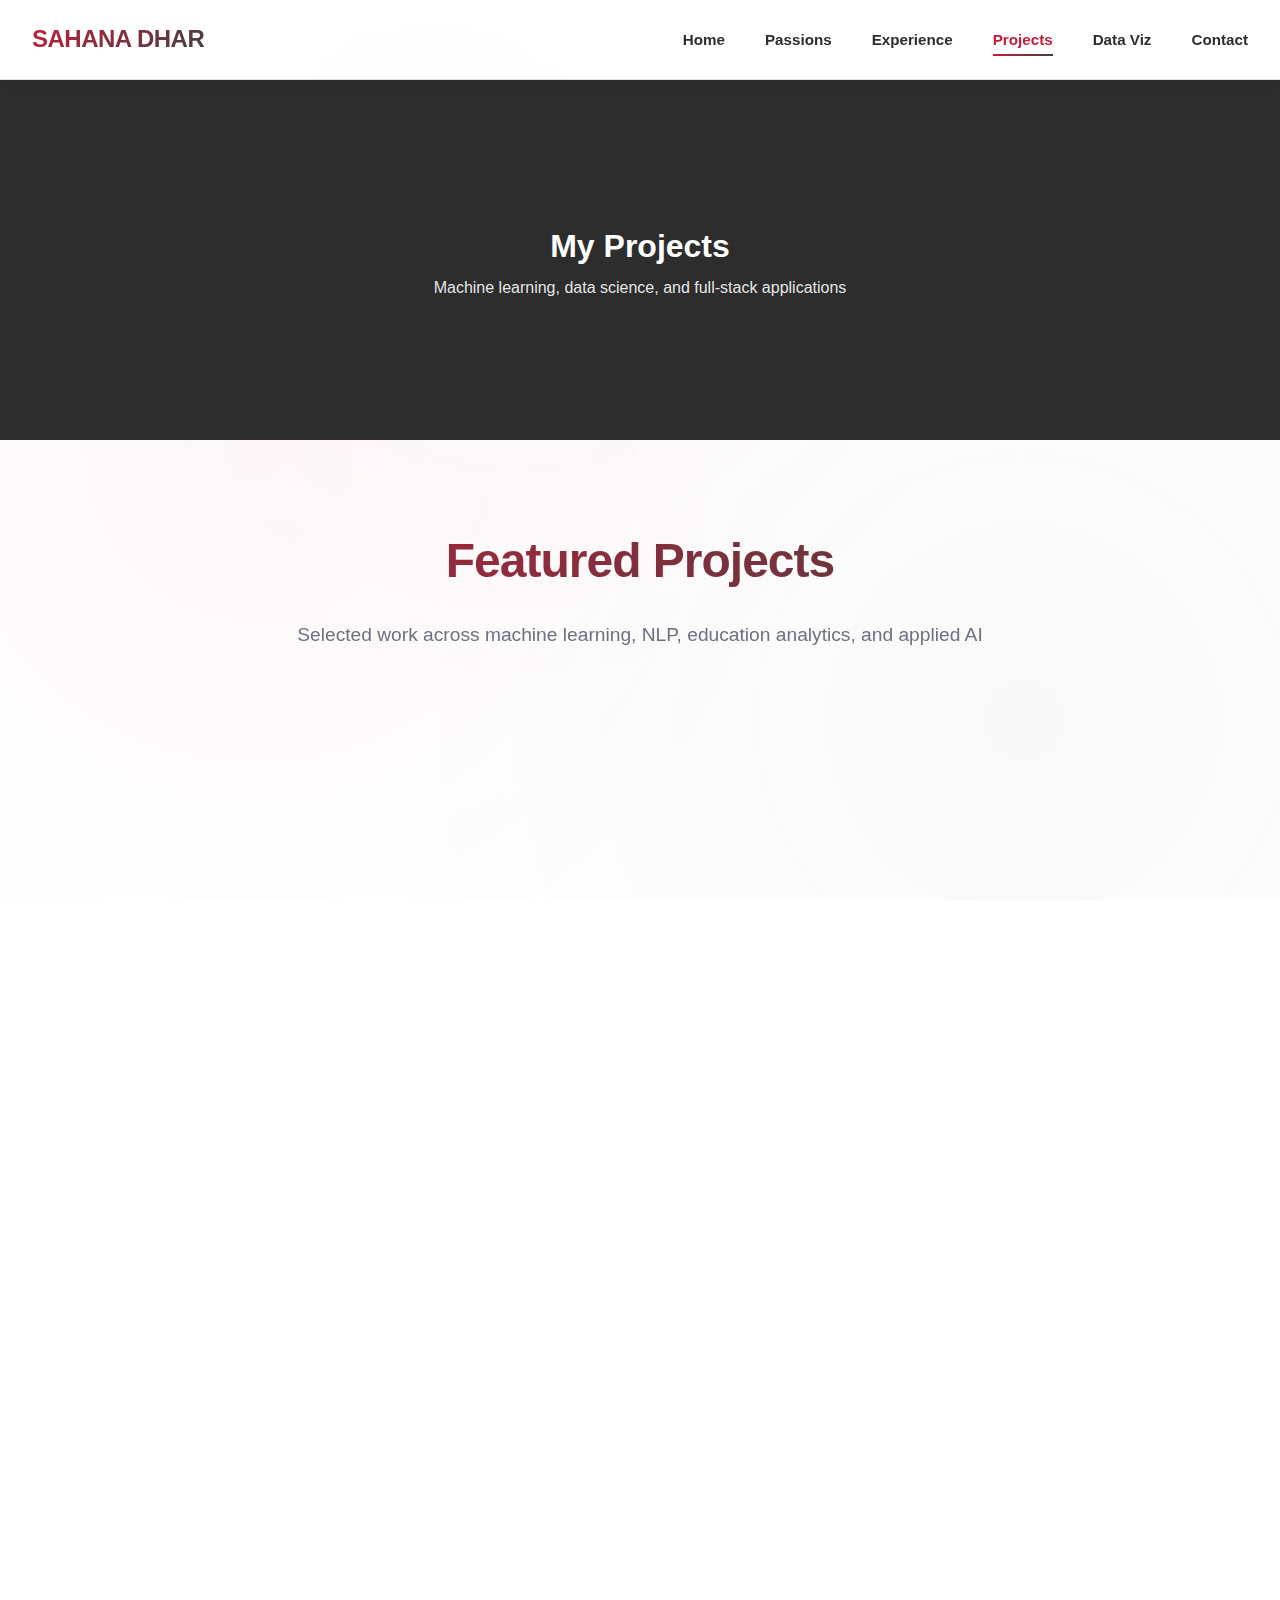
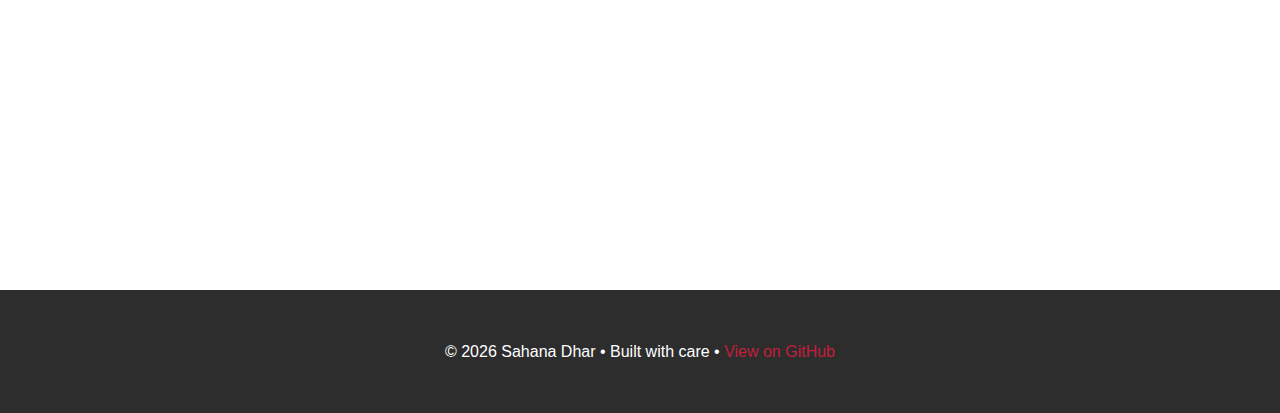
<file: projects.html>
<!DOCTYPE html>
<html lang="en">
<head>
  <meta charset="UTF-8" />
  <meta name="viewport" content="width=device-width, initial-scale=1.0"/>
  <title>Projects | Sahana Dhar</title>
  <link rel="stylesheet" href="styles.css">
</head>
<body>

<nav id="navbar">
  <div class="container">
    <div class="logo">SAHANA DHAR</div>
    <ul>
      <li><a href="index.html">Home</a></li>
      <li><a href="passions.html">Passions</a></li>
      <li><a href="experience.html">Experience</a></li>
      <li><a href="projects.html" class="active">Projects</a></li>
      <li><a href="viz.html">Data Viz</a></li>
      <li><a href="index.html#contact">Contact</a></li>
    </ul>
  </div>
</nav>

<section class="page-hero">
  <div class="hero-content" style="grid-template-columns: 1fr; text-align: center;">
    <div class="hero-text">
      <h1>My Projects</h1>
      <p class="subtitle-hero">Machine learning, data science, and full-stack applications</p>
    </div>
  </div>
</section>

<section id="projects" class="container reveal">
  <div class="section-header">
    <h2>Featured Projects</h2>
    <p class="subtitle">Selected work across machine learning, NLP, education analytics, and applied AI</p>
  </div>

  <div class="grid">
    <div class="card">
      <span class="tag">🏆 First Place — Northeastern DATA Club Snowball Competition</span>
      <h3>The Five Factor Model of Personality and its Relationship to Drug Habits</h3>
      <p>
        Award-winning statistical and regression-based analysis linking Big Five personality traits to substance use 
        patterns across 18 drug categories. Applied multiple regression techniques to identify personality profiles most 
        associated with substance use risk, providing insights for targeted intervention strategies.
      </p>
      <p>
        This project combined my interests in behavioral neuroscience and data science, using statistical modeling to 
        uncover meaningful patterns in human behavior that could inform public health interventions.
      </p>
      
      <h4 style="color: var(--primary); margin-top: 1.5rem; margin-bottom: 0.75rem;">Key Features:</h4>
      <ul style="list-style: none; padding-left: 0;">
        <li style="padding: 0.5rem 0; padding-left: 1.5rem; position: relative;">
          <span style="position: absolute; left: 0; color: var(--primary);">▸</span>
          Multiple regression analysis across 18 substance categories
        </li>
        <li style="padding: 0.5rem 0; padding-left: 1.5rem; position: relative;">
          <span style="position: absolute; left: 0; color: var(--primary);">▸</span>
          Identification of personality profiles associated with substance use risk
        </li>
        <li style="padding: 0.5rem 0; padding-left: 1.5rem; position: relative;">
          <span style="position: absolute; left: 0; color: var(--primary);">▸</span>
          Insights for targeted intervention strategies
        </li>
      </ul>

      <h4 style="color: var(--primary); margin-top: 1.5rem; margin-bottom: 0.75rem;">Technologies:</h4>
      <p style="color: var(--text-light);">Python, Pandas, NumPy, Scikit-learn, Statistical Analysis, Regression Modeling</p>

      <div class="links">
        <a href="https://github.com/sahana-dhar/The-Five-Factor-Model-of-Personality-and-its-Relationship-to-Drug-Habits-" target="_blank">GitHub Repository</a>
        <a href="https://drive.google.com/file/d/1USPR_oQLq7cph5EjddzRre32SuX6Ae2B/view?usp=share_link" target="_blank">Presentation Slides</a>
      </div>
      <div class="embed">
        <iframe src="https://drive.google.com/file/d/1USPR_oQLq7cph5EjddzRre32SuX6Ae2B/preview" loading="lazy"></iframe>
      </div>
    </div>

    <div class="card">
      <span class="tag">Full Stack Application • Flask & Appsmith</span>
      <h3>Talentia</h3>
      <p>
        Built and deployed a full-stack Flask application connecting talent, agents, and casting professionals. The platform 
        features comprehensive profile management, secure user authentication, and real-time interactions. Designed SQL 
        database schema and implemented REST APIs for seamless data operations.
      </p>
      <p>
        Containerized the application using Docker for easy deployment and scalability, and integrated Appsmith for dynamic, 
        responsive UI components that provide an intuitive user experience.
      </p>

      <h4 style="color: var(--primary); margin-top: 1.5rem; margin-bottom: 0.75rem;">Key Features:</h4>
      <ul style="list-style: none; padding-left: 0;">
        <li style="padding: 0.5rem 0; padding-left: 1.5rem; position: relative;">
          <span style="position: absolute; left: 0; color: var(--primary);">▸</span>
          User authentication and profile management
        </li>
        <li style="padding: 0.5rem 0; padding-left: 1.5rem; position: relative;">
          <span style="position: absolute; left: 0; color: var(--primary);">▸</span>
          RESTful API endpoints for CRUD operations
        </li>
        <li style="padding: 0.5rem 0; padding-left: 1.5rem; position: relative;">
          <span style="position: absolute; left: 0; color: var(--primary);">▸</span>
          Real-time interactions between users
        </li>
        <li style="padding: 0.5rem 0; padding-left: 1.5rem; position: relative;">
          <span style="position: absolute; left: 0; color: var(--primary);">▸</span>
          Docker containerization for deployment
        </li>
      </ul>

      <h4 style="color: var(--primary); margin-top: 1.5rem; margin-bottom: 0.75rem;">Technologies:</h4>
      <p style="color: var(--text-light);">Python, Flask, SQL, REST API, Docker, Appsmith, JavaScript, HTML, CSS</p>

      <div class="links">
        <a href="https://www.youtube.com/watch?v=U6a8FvpfvTM" target="_blank">Demo Video</a>
        <a href="https://github.com/sahana-dhar/Talentia_Appsmith" target="_blank">GitHub Repository</a>
      </div>
      <div class="embed">
        <iframe src="https://www.youtube.com/embed/U6a8FvpfvTM" allow="accelerometer; autoplay; clipboard-write; encrypted-media; gyroscope; picture-in-picture" allowfullscreen></iframe>
      </div>
    </div>

    <div class="card">
      <span class="tag">Predictive Modeling • Machine Learning</span>
      <h3>Understanding Student Retention in Higher Education</h3>
      <p>
        Trained and compared ensemble machine learning models (Random Forest, K-Nearest Neighbors, Linear Regression) on 
        a dataset of 800+ U.S. universities to identify key retention factors. Isolated the top 5 institutional features 
        most strongly correlated with student retention rates.
      </p>
      <p>
        This project provided actionable insights for educational institutions looking to improve student success outcomes 
        by identifying the most impactful factors in student retention.
      </p>

      <h4 style="color: var(--primary); margin-top: 1.5rem; margin-bottom: 0.75rem;">Key Features:</h4>
      <ul style="list-style: none; padding-left: 0;">
        <li style="padding: 0.5rem 0; padding-left: 1.5rem; position: relative;">
          <span style="position: absolute; left: 0; color: var(--primary);">▸</span>
          Analysis of 800+ U.S. universities
        </li>
        <li style="padding: 0.5rem 0; padding-left: 1.5rem; position: relative;">
          <span style="position: absolute; left: 0; color: var(--primary);">▸</span>
          Ensemble model comparison (Random Forest, KNN, Linear Regression)
        </li>
        <li style="padding: 0.5rem 0; padding-left: 1.5rem; position: relative;">
          <span style="position: absolute; left: 0; color: var(--primary);">▸</span>
          Identification of top 5 retention drivers
        </li>
      </ul>

      <h4 style="color: var(--primary); margin-top: 1.5rem; margin-bottom: 0.75rem;">Technologies:</h4>
      <p style="color: var(--text-light);">Python, Scikit-learn, Pandas, Machine Learning, HTML, CSS, Data Visualization</p>

      <div class="links">
        <a href="https://github.com/sahana-dhar/Understanding-Student-Retention-in-Higher-Education-" target="_blank">GitHub Repository</a>
        <a href="https://drive.google.com/file/d/1AlCj1yamvQDiJPcoO4rCbzNycR-4BwrT/view?usp=sharing" target="_blank">Presentation</a>
      </div>
      <div class="embed">
        <iframe src="https://drive.google.com/file/d/1AlCj1yamvQDiJPcoO4rCbzNycR-4BwrT/preview" allow="autoplay"></iframe>
      </div>
    </div>

    <div class="card">
      <span class="tag">Interactive Visualization • D3.js</span>
      <h3>Global School Enrollment Trends</h3>
      <p>
        Web-based interactive visualization analyzing global enrollment patterns, regional disparities, and longitudinal 
        education access trends. Built with D3.js and deployed as a standalone web application to explore educational 
        equity across countries and time periods.
      </p>
      <p>
        This project demonstrates my ability to create compelling data visualizations that tell a story and make complex 
        data accessible to a wide audience.
      </p>

      <h4 style="color: var(--primary); margin-top: 1.5rem; margin-bottom: 0.75rem;">Key Features:</h4>
      <ul style="list-style: none; padding-left: 0;">
        <li style="padding: 0.5rem 0; padding-left: 1.5rem; position: relative;">
          <span style="position: absolute; left: 0; color: var(--primary);">▸</span>
          Interactive data exploration
        </li>
        <li style="padding: 0.5rem 0; padding-left: 1.5rem; position: relative;">
          <span style="position: absolute; left: 0; color: var(--primary);">▸</span>
          Regional and temporal analysis
        </li>
        <li style="padding: 0.5rem 0; padding-left: 1.5rem; position: relative;">
          <span style="position: absolute; left: 0; color: var(--primary);">▸</span>
          Educational equity insights
        </li>
      </ul>

      <h4 style="color: var(--primary); margin-top: 1.5rem; margin-bottom: 0.75rem;">Technologies:</h4>
      <p style="color: var(--text-light);">D3.js, JavaScript, HTML, CSS, Data Visualization, Web Development</p>

      <div class="links">
        <a href="https://sahana-dhar.github.io/Global-School-Enrollments/" target="_blank">Live Site</a>
        <a href="https://github.com/sahana-dhar/Global-School-Enrollments" target="_blank">GitHub Repository</a>
      </div>
      <div class="embed">
        <iframe src="https://sahana-dhar.github.io/Global-School-Enrollments/"></iframe>
      </div>
    </div>

    <div class="card">
      <span class="tag">Generative AI • LangChain</span>
      <h3>Interactive Resume Chatbot</h3>
      <p>
        Retrieval-augmented conversational agent powered by LangChain and vector embeddings that answers questions about 
        my background, experience, and projects. Implements semantic search over my resume and portfolio to provide 
        contextually relevant responses.
      </p>
      <p>
        This project showcases my understanding of modern AI techniques, including RAG (Retrieval-Augmented Generation) 
        and how to build practical AI applications that provide value to users.
      </p>

      <h4 style="color: var(--primary); margin-top: 1.5rem; margin-bottom: 0.75rem;">Key Features:</h4>
      <ul style="list-style: none; padding-left: 0;">
        <li style="padding: 0.5rem 0; padding-left: 1.5rem; position: relative;">
          <span style="position: absolute; left: 0; color: var(--primary);">▸</span>
          Retrieval-augmented generation (RAG)
        </li>
        <li style="padding: 0.5rem 0; padding-left: 1.5rem; position: relative;">
          <span style="position: absolute; left: 0; color: var(--primary);">▸</span>
          Vector embeddings and semantic search
        </li>
        <li style="padding: 0.5rem 0; padding-left: 1.5rem; position: relative;">
          <span style="position: absolute; left: 0; color: var(--primary);">▸</span>
          Conversational AI interface
        </li>
      </ul>

      <h4 style="color: var(--primary); margin-top: 1.5rem; margin-bottom: 0.75rem;">Technologies:</h4>
      <p style="color: var(--text-light);">Python, LangChain, Vector Embeddings, RAG, NLP, Conversational AI</p>

      <div class="links">
        <a href="https://github.com/sahana-dhar/sahana_interactive_resume_chatbot" target="_blank">GitHub Repository</a>
      </div>
    </div>

    <div class="card">
      <span class="tag">Environmental Risk Prediction • Machine Learning</span>
      <h3>Indicators Most Significant for Environmental Risk</h3>
      <p>
        Implemented Lasso and Decision Tree models to predict countries' environmental INFORM Risk scores based on 
        economic and societal features. Performed feature engineering and selection to determine the strongest predictive 
        indicators of environmental vulnerability.
      </p>
      <p>
        This project demonstrates my ability to work with real-world environmental data and build models that can inform 
        policy decisions and resource allocation.
      </p>

      <h4 style="color: var(--primary); margin-top: 1.5rem; margin-bottom: 0.75rem;">Key Features:</h4>
      <ul style="list-style: none; padding-left: 0;">
        <li style="padding: 0.5rem 0; padding-left: 1.5rem; position: relative;">
          <span style="position: absolute; left: 0; color: var(--primary);">▸</span>
          Lasso and Decision Tree models
        </li>
        <li style="padding: 0.5rem 0; padding-left: 1.5rem; position: relative;">
          <span style="position: absolute; left: 0; color: var(--primary);">▸</span>
          Feature engineering and selection
        </li>
        <li style="padding: 0.5rem 0; padding-left: 1.5rem; position: relative;">
          <span style="position: absolute; left: 0; color: var(--primary);">▸</span>
          Environmental risk prediction
        </li>
      </ul>

      <h4 style="color: var(--primary); margin-top: 1.5rem; margin-bottom: 0.75rem;">Technologies:</h4>
      <p style="color: var(--text-light);">Python, Scikit-learn, Lasso Regression, Decision Trees, Feature Engineering, Data Analysis</p>
    </div>

    <div class="card">
      <span class="tag">Natural Language Processing</span>
      <h3>NLP Experiments</h3>
      <p>
        Collection of NLP pipelines and experiments including text preprocessing, word embeddings (Word2Vec, GloVe), 
        sentiment analysis, and transformer-based architectures. Explores various techniques for text classification, 
        semantic similarity, and language modeling.
      </p>
      <p>
        This repository showcases my exploration of natural language processing techniques and demonstrates my continuous 
        learning in the field of AI and machine learning.
      </p>

      <h4 style="color: var(--primary); margin-top: 1.5rem; margin-bottom: 0.75rem;">Key Features:</h4>
      <ul style="list-style: none; padding-left: 0;">
        <li style="padding: 0.5rem 0; padding-left: 1.5rem; position: relative;">
          <span style="position: absolute; left: 0; color: var(--primary);">▸</span>
          Text preprocessing pipelines
        </li>
        <li style="padding: 0.5rem 0; padding-left: 1.5rem; position: relative;">
          <span style="position: absolute; left: 0; color: var(--primary);">▸</span>
          Word embeddings (Word2Vec, GloVe)
        </li>
        <li style="padding: 0.5rem 0; padding-left: 1.5rem; position: relative;">
          <span style="position: absolute; left: 0; color: var(--primary);">▸</span>
          Sentiment analysis and text classification
        </li>
        <li style="padding: 0.5rem 0; padding-left: 1.5rem; position: relative;">
          <span style="position: absolute; left: 0; color: var(--primary);">▸</span>
          Transformer-based architectures
        </li>
      </ul>

      <h4 style="color: var(--primary); margin-top: 1.5rem; margin-bottom: 0.75rem;">Technologies:</h4>
      <p style="color: var(--text-light);">Python, NLP, Word2Vec, GloVe, Transformers, Text Processing, Machine Learning</p>

      <div class="links">
        <a href="https://github.com/sahana-dhar/NLProcessing" target="_blank">GitHub Repository</a>
      </div>
    </div>

  </div>
</section>

<footer>
  <p>© 2026 Sahana Dhar • Built with care • <a href="https://github.com/sahana-dhar" target="_blank">View on GitHub</a></p>
</footer>

<script>
  const navbar = document.getElementById('navbar');
  window.addEventListener('scroll', () => {
    if (window.scrollY > 50) {
      navbar.classList.add('scrolled');
    } else {
      navbar.classList.remove('scrolled');
    }
  });

  const reveals = document.querySelectorAll('.reveal');
  const revealOnScroll = () => {
    reveals.forEach(element => {
      const elementTop = element.getBoundingClientRect().top;
      const windowHeight = window.innerHeight;
      if (elementTop < windowHeight - 100) {
        element.classList.add('active');
      }
    });
  };
  window.addEventListener('scroll', revealOnScroll);
  revealOnScroll();
</script>

</body>
</html>
</file>
<file: styles.css>
/* Modern Tech Portfolio Styles */
* {
  margin: 0;
  padding: 0;
  box-sizing: border-box;
}

:root {
  --primary: #c41e3a;
  --primary-dark: #a0172a;
  --secondary: #404040;
  --accent-1: #dc3545;
  --accent-2: #6c757d;
  --accent-3: #2d2d2d;
  --text: #2d2d2d;
  --text-light: #6b7280;
  --bg: #ffffff;
  --bg-light: #f8f8f8;
  --bg-dark: #2d2d2d;
  --border: #e0e0e0;
  --shadow: rgba(196, 30, 58, 0.15);
  --shadow-dark: rgba(0, 0, 0, 0.1);
  --gray-light: #f5f5f5;
  --gray-dark: #404040;
}

body {
  font-family: -apple-system, BlinkMacSystemFont, 'Segoe UI', 'Inter', 'SF Pro Display', sans-serif;
  background: var(--bg);
  color: var(--text);
  line-height: 1.7;
  scroll-behavior: smooth;
  overflow-x: hidden;
}

/* Animated background pattern */
body::before {
  content: '';
  position: fixed;
  top: 0;
  left: 0;
  width: 100%;
  height: 100%;
  background: 
    radial-gradient(circle at 20% 50%, rgba(196, 30, 58, 0.03) 0%, transparent 50%),
    radial-gradient(circle at 80% 80%, rgba(45, 45, 45, 0.03) 0%, transparent 50%),
    radial-gradient(circle at 40% 20%, rgba(220, 53, 69, 0.03) 0%, transparent 50%);
  pointer-events: none;
  z-index: 0;
}

/* Navigation */
nav {
  position: fixed;
  top: 0;
  width: 100%;
  background: rgba(255, 255, 255, 0.85);
  backdrop-filter: blur(20px);
  -webkit-backdrop-filter: blur(20px);
  border-bottom: 1px solid var(--border);
  z-index: 1000;
  transition: all 0.3s ease;
  box-shadow: 0 2px 20px rgba(0, 0, 0, 0.03);
}

nav.scrolled {
  box-shadow: 0 4px 30px rgba(0, 0, 0, 0.1);
  background: rgba(255, 255, 255, 0.95);
}

nav .container {
  max-width: 1400px;
  margin: auto;
  padding: 1.2rem 2rem;
  display: flex;
  justify-content: space-between;
  align-items: center;
}

nav .logo {
  font-size: 1.5rem;
  font-weight: 800;
  background: linear-gradient(135deg, var(--primary), var(--gray-dark));
  -webkit-background-clip: text;
  -webkit-text-fill-color: transparent;
  background-clip: text;
  letter-spacing: -0.5px;
}

nav ul {
  list-style: none;
  display: flex;
  gap: 2.5rem;
  align-items: center;
}

nav a {
  text-decoration: none;
  color: var(--text);
  font-weight: 600;
  font-size: 0.95rem;
  transition: all 0.3s ease;
  position: relative;
  padding: 0.5rem 0;
}

nav a::after {
  content: '';
  position: absolute;
  bottom: 0;
  left: 0;
  width: 0;
  height: 2px;
  background: linear-gradient(90deg, var(--primary), var(--gray-dark));
  transition: width 0.3s ease;
}

nav a:hover {
  color: var(--primary);
}

nav a:hover::after,
nav a.active::after {
  width: 100%;
}

nav a.active {
  color: var(--primary);
}

/* Hero Section */
.hero {
  margin-top: 80px;
  min-height: calc(100vh - 80px);
  padding: 4rem 2rem;
  display: flex;
  align-items: center;
  justify-content: center;
  position: relative;
  overflow: hidden;
}

.hero::before {
  content: '';
  position: absolute;
  top: -50%;
  right: -20%;
  width: 800px;
  height: 800px;
  background: radial-gradient(circle, rgba(196, 30, 58, 0.1) 0%, transparent 70%);
  border-radius: 50%;
  animation: float 20s ease-in-out infinite;
}

.hero::after {
  content: '';
  position: absolute;
  bottom: -30%;
  left: -10%;
  width: 600px;
  height: 600px;
  background: radial-gradient(circle, rgba(45, 45, 45, 0.1) 0%, transparent 70%);
  border-radius: 50%;
  animation: float 15s ease-in-out infinite reverse;
}

@keyframes float {
  0%, 100% { transform: translate(0, 0) scale(1); }
  50% { transform: translate(30px, -30px) scale(1.1); }
}

.hero-content {
  max-width: 1400px;
  margin: auto;
  display: grid;
  grid-template-columns: 1fr 1fr;
  gap: 4rem;
  align-items: center;
  position: relative;
  z-index: 1;
}

.hero-text {
  animation: fadeInUp 0.8s ease;
}

.hero h1 {
  font-size: 4rem;
  font-weight: 800;
  margin-bottom: 1.5rem;
  background: linear-gradient(135deg, var(--text), var(--primary), var(--gray-dark));
  -webkit-background-clip: text;
  -webkit-text-fill-color: transparent;
  background-clip: text;
  line-height: 1.2;
  letter-spacing: -1px;
}

.hero .subtitle-hero {
  font-size: 1.5rem;
  color: var(--text-light);
  margin-bottom: 1rem;
  font-weight: 500;
}

.hero .tagline {
  font-size: 1.15rem;
  color: var(--text-light);
  margin-bottom: 2rem;
  line-height: 1.8;
}

.hero-links {
  display: flex;
  gap: 1rem;
  flex-wrap: wrap;
  margin-top: 2rem;
}

/* Headshot Container */
.headshot-container {
  display: flex;
  justify-content: center;
  align-items: center;
  position: relative;
  animation: fadeInRight 0.8s ease;
}

.headshot-wrapper {
  position: relative;
  width: 400px;
  height: 400px;
}

.headshot-oval {
  width: 100%;
  height: 100%;
  border-radius: 50% 50% 50% 50% / 60% 60% 40% 40%;
  overflow: hidden;
  position: relative;
  background: linear-gradient(135deg, var(--primary), var(--gray-dark));
  padding: 6px;
  box-shadow: 
    0 20px 60px var(--shadow),
    0 0 0 3px rgba(255, 255, 255, 0.3);
}

.headshot-oval::before {
  content: '';
  position: absolute;
  top: 0;
  left: 0;
  right: 0;
  bottom: 0;
  border-radius: inherit;
  background: linear-gradient(135deg, var(--primary), var(--gray-dark));
  z-index: -1;
  animation: rotate 8s linear infinite;
  opacity: 0.8;
}

@keyframes rotate {
  0% { transform: rotate(0deg); }
  100% { transform: rotate(360deg); }
}

.headshot-oval img {
  width: calc(100% - 12px);
  height: calc(100% - 12px);
  object-fit: cover;
  border-radius: 50% 50% 50% 50% / 60% 60% 40% 40%;
  position: absolute;
  top: 6px;
  left: 6px;
  z-index: 1;
  border: 3px solid white;
  box-sizing: border-box;
}

.headshot-decoration {
  position: absolute;
  width: 120%;
  height: 120%;
  top: -10%;
  left: -10%;
  background: radial-gradient(circle, rgba(196, 30, 58, 0.1) 0%, transparent 70%);
  border-radius: 50%;
  z-index: -2;
  animation: pulse 3s ease-in-out infinite;
}

@keyframes pulse {
  0%, 100% { transform: scale(1); opacity: 0.5; }
  50% { transform: scale(1.1); opacity: 0.8; }
}

@keyframes fadeInUp {
  from {
    opacity: 0;
    transform: translateY(30px);
  }
  to {
    opacity: 1;
    transform: translateY(0);
  }
}

@keyframes fadeInRight {
  from {
    opacity: 0;
    transform: translateX(30px);
  }
  to {
    opacity: 1;
    transform: translateX(0);
  }
}

/* Buttons */
.btn {
  padding: 0.9rem 2rem;
  border-radius: 12px;
  font-weight: 600;
  text-decoration: none;
  transition: all 0.3s ease;
  display: inline-flex;
  align-items: center;
  gap: 0.5rem;
  font-size: 1rem;
  border: none;
  cursor: pointer;
  position: relative;
  overflow: hidden;
}

.btn::before {
  content: '';
  position: absolute;
  top: 50%;
  left: 50%;
  width: 0;
  height: 0;
  border-radius: 50%;
  background: rgba(255, 255, 255, 0.3);
  transform: translate(-50%, -50%);
  transition: width 0.6s, height 0.6s;
}

.btn:hover::before {
  width: 300px;
  height: 300px;
}

.btn-primary {
  background: linear-gradient(135deg, var(--primary), var(--gray-dark));
  color: white;
  box-shadow: 0 4px 15px var(--shadow);
}

.btn-outline {
  border: 2px solid var(--primary);
  color: var(--primary);
  background: transparent;
}

.btn:hover {
  transform: translateY(-3px);
  box-shadow: 0 8px 25px var(--shadow);
}

.btn-primary:hover {
  background: linear-gradient(135deg, var(--primary-dark), var(--gray-dark));
}

.btn-outline:hover {
  background: var(--primary);
  color: white;
}

/* Container */
.container {
  max-width: 1400px;
  margin: auto;
  padding: 5rem 2rem;
  position: relative;
  z-index: 1;
}

.section-header {
  text-align: center;
  margin-bottom: 5rem;
}

h2 {
  font-size: 3rem;
  margin-bottom: 1rem;
  font-weight: 800;
  background: linear-gradient(135deg, var(--primary), var(--gray-dark));
  -webkit-background-clip: text;
  -webkit-text-fill-color: transparent;
  background-clip: text;
  letter-spacing: -1px;
}

.subtitle {
  color: var(--text-light);
  max-width: 700px;
  margin: 0 auto;
  font-size: 1.2rem;
  line-height: 1.8;
}

/* Cards */
.grid {
  display: grid;
  grid-template-columns: repeat(auto-fit, minmax(380px, 1fr));
  gap: 2.5rem;
}

.card {
  background: white;
  border: 1px solid var(--border);
  border-radius: 20px;
  padding: 2.5rem;
  transition: all 0.4s cubic-bezier(0.4, 0, 0.2, 1);
  opacity: 0;
  animation: fadeInCard 0.6s ease forwards;
  position: relative;
  overflow: hidden;
}

.card::before {
  content: '';
  position: absolute;
  top: 0;
  left: 0;
  width: 100%;
  height: 4px;
  background: linear-gradient(90deg, var(--primary), var(--gray-dark));
  transform: scaleX(0);
  transform-origin: left;
  transition: transform 0.4s ease;
}

.card:hover::before {
  transform: scaleX(1);
}

@keyframes fadeInCard {
  from {
    opacity: 0;
    transform: translateY(30px);
  }
  to {
    opacity: 1;
    transform: translateY(0);
  }
}

.card:nth-child(1) { animation-delay: 0.1s; }
.card:nth-child(2) { animation-delay: 0.2s; }
.card:nth-child(3) { animation-delay: 0.3s; }
.card:nth-child(4) { animation-delay: 0.4s; }
.card:nth-child(5) { animation-delay: 0.5s; }
.card:nth-child(6) { animation-delay: 0.6s; }

.card:hover {
  transform: translateY(-8px);
  box-shadow: 0 20px 50px var(--shadow);
  border-color: var(--primary);
}

.card h3 {
  color: var(--primary);
  margin-bottom: 0.75rem;
  font-size: 1.6rem;
  font-weight: 700;
}

.card p {
  color: var(--text-light);
  line-height: 1.8;
  margin-bottom: 1rem;
}

.tag {
  display: inline-block;
  background: linear-gradient(135deg, var(--accent-1), var(--accent-2));
  color: white;
  padding: 0.5rem 1.2rem;
  border-radius: 999px;
  font-size: 0.85rem;
  font-weight: 600;
  margin-bottom: 1.5rem;
  box-shadow: 0 2px 8px var(--shadow);
}

.links {
  margin-top: 1.5rem;
  display: flex;
  gap: 0.75rem;
  flex-wrap: wrap;
}

.links a {
  background: var(--primary);
  color: white;
  padding: 0.6rem 1.2rem;
  border-radius: 8px;
  text-decoration: none;
  font-size: 0.9rem;
  font-weight: 600;
  transition: all 0.3s ease;
  display: inline-flex;
  align-items: center;
  gap: 0.5rem;
}

.links a:hover {
  background: var(--primary-dark);
  transform: translateY(-2px);
  box-shadow: 0 4px 12px var(--shadow);
}

.embed {
  margin-top: 1.5rem;
  width: 100%;
  aspect-ratio: 16 / 9;
  border-radius: 12px;
  overflow: hidden;
  border: 1px solid var(--border);
  background: var(--bg-light);
  box-shadow: 0 4px 15px var(--shadow-dark);
}

.embed iframe {
  width: 100%;
  height: 100%;
  border: none;
}

/* About Content */
.about-content {
  max-width: 1000px;
  margin: 0 auto;
}

.about-content p {
  margin-bottom: 2rem;
  font-size: 1.15rem;
  line-height: 1.9;
  color: var(--text);
}

/* Tech Stack */
.tech-stack {
  margin-top: 4rem;
  padding: 3rem;
  background: white;
  border-radius: 24px;
  border: 1px solid var(--border);
  box-shadow: 0 10px 40px var(--shadow-dark);
}

.tech-stack h3 {
  color: var(--primary);
  margin-bottom: 2rem;
  font-size: 1.8rem;
  font-weight: 700;
}

.tech-grid {
  display: grid;
  grid-template-columns: repeat(auto-fit, minmax(280px, 1fr));
  gap: 2.5rem;
}

.tech-category h4 {
  color: var(--text);
  margin-bottom: 1rem;
  font-size: 1.2rem;
  font-weight: 700;
}

.tech-category ul {
  list-style: none;
}

.tech-category li {
  padding: 0.6rem 0;
  color: var(--text-light);
  font-size: 1rem;
  position: relative;
  padding-left: 1.5rem;
}

.tech-category li::before {
  content: '▸';
  position: absolute;
  left: 0;
  color: var(--primary);
  font-weight: bold;
}

/* Experience Timeline - Horizontal Scrollable */
.timeline-wrapper {
  position: relative;
  margin: 0 -2rem;
}

.timeline {
  position: relative;
  overflow-x: auto;
  overflow-y: hidden;
  padding: 3rem 0 5rem;
  scroll-behavior: smooth;
  -webkit-overflow-scrolling: touch;
}

.timeline-guide {
  position: sticky;
  top: 0;
  height: 70px;
  display: flex;
  justify-content: space-around;
  align-items: center;
  z-index: 10;
  pointer-events: none;
  background: linear-gradient(180deg, rgba(255, 250, 247, 0.98) 0%, rgba(255, 250, 247, 0.9) 80%, transparent 100%);
  backdrop-filter: blur(10px);
  padding: 1rem 2rem;
  margin-bottom: -10px;
}

.timeline-year {
  position: relative;
  font-weight: 700;
  color: var(--primary);
  font-size: 1rem;
  padding: 0.5rem 1rem;
  background: white;
  border-radius: 8px;
  box-shadow: 0 2px 8px var(--shadow-dark);
  min-width: 80px;
  text-align: center;
  border: 2px solid var(--primary);
}

.timeline-year::after {
  content: '';
  position: absolute;
  bottom: -12px;
  left: 50%;
  transform: translateX(-50%);
  width: 3px;
  height: 20px;
  background: linear-gradient(180deg, var(--primary), transparent);
  border-radius: 2px;
}

.timeline::-webkit-scrollbar {
  height: 8px;
}

.timeline::-webkit-scrollbar-track {
  background: var(--bg-light);
  border-radius: 10px;
}

.timeline::-webkit-scrollbar-thumb {
  background: linear-gradient(90deg, var(--primary), var(--gray-dark));
  border-radius: 10px;
}

.timeline::-webkit-scrollbar-thumb:hover {
  background: linear-gradient(90deg, var(--primary-dark), var(--gray-dark));
}

.timeline-container {
  display: flex;
  gap: 2.5rem;
  padding: 5rem 2rem 2rem;
  min-width: max-content;
  position: relative;
  align-items: flex-start;
}

.timeline::before {
  content: '';
  position: absolute;
  left: 2rem;
  right: 2rem;
  top: calc(50% + 30px);
  height: 4px;
  background: linear-gradient(90deg, var(--primary), var(--gray-dark));
  transform: translateY(-50%);
  z-index: 0;
  box-shadow: 0 2px 8px var(--shadow);
}

.timeline::after {
  content: 'Scroll ← → to explore timeline';
  position: absolute;
  bottom: 1rem;
  left: 50%;
  transform: translateX(-50%);
  color: var(--text-light);
  font-size: 0.9rem;
  font-style: italic;
  z-index: 1;
}

.timeline-item {
  position: relative;
  min-width: 450px;
  max-width: 500px;
  flex-shrink: 0;
}

.timeline-dot {
  position: absolute;
  width: 24px;
  height: 24px;
  background: var(--primary);
  border: 5px solid white;
  border-radius: 50%;
  top: calc(50% + 30px);
  left: 50%;
  transform: translate(-50%, -50%);
  box-shadow: 0 0 0 4px var(--accent-1), 0 4px 15px var(--shadow);
  z-index: 2;
  transition: all 0.3s ease;
}

.timeline-dot-current {
  background: var(--accent-2);
  animation: pulse-dot 2s ease-in-out infinite;
}

@keyframes pulse-dot {
  0%, 100% {
    box-shadow: 0 0 0 4px var(--accent-1), 0 4px 15px var(--shadow);
  }
  50% {
    box-shadow: 0 0 0 8px rgba(196, 30, 58, 0.3), 0 4px 20px var(--shadow);
  }
}

.timeline-item:hover .timeline-dot {
  transform: translate(-50%, -50%) scale(1.2);
}

.tag-current {
  background: linear-gradient(135deg, var(--accent-2), var(--accent-3));
  position: relative;
}

.tag-current::after {
  content: '●';
  margin-left: 0.5rem;
  animation: blink 1.5s ease-in-out infinite;
}

@keyframes blink {
  0%, 100% { opacity: 1; }
  50% { opacity: 0.3; }
}

/* Passion Cards */
.passion-grid {
  display: grid;
  grid-template-columns: repeat(auto-fit, minmax(350px, 1fr));
  gap: 2.5rem;
}

.passion-card {
  background: linear-gradient(135deg, rgba(255, 255, 255, 0.9), rgba(248, 248, 248, 0.9));
  border: 1px solid var(--border);
  border-radius: 20px;
  padding: 2.5rem;
  transition: all 0.4s ease;
  position: relative;
  overflow: hidden;
}

.passion-card::before {
  content: '';
  position: absolute;
  top: -50%;
  right: -50%;
  width: 200%;
  height: 200%;
  background: radial-gradient(circle, rgba(217, 119, 87, 0.05) 0%, transparent 70%);
  transition: transform 0.6s ease;
}

.passion-card:hover::before {
  transform: scale(1.1);
}

.passion-card:hover {
  transform: translateY(-8px);
  box-shadow: 0 20px 50px var(--shadow);
}

.passion-icon {
  font-size: 3rem;
  margin-bottom: 1.5rem;
  display: block;
}

/* Contact Section */
.contact-section {
  text-align: center;
  background: linear-gradient(135deg, var(--primary), var(--gray-dark));
  color: white;
  padding: 6rem 2rem;
  border-radius: 30px;
  margin: 4rem auto;
  max-width: 1400px;
  position: relative;
  overflow: hidden;
}

.contact-section::before {
  content: '';
  position: absolute;
  top: 0;
  left: 0;
  right: 0;
  bottom: 0;
  background: url('data:image/svg+xml,<svg width="100" height="100" xmlns="http://www.w3.org/2000/svg"><circle cx="50" cy="50" r="2" fill="rgba(255,255,255,0.1)"/></svg>');
  opacity: 0.3;
}

.contact-section h2 {
  color: white;
  background: none;
  -webkit-text-fill-color: white;
  margin-bottom: 1.5rem;
  position: relative;
  z-index: 1;
}

.contact-section p {
  font-size: 1.3rem;
  margin-bottom: 2.5rem;
  opacity: 0.95;
  position: relative;
  z-index: 1;
}

.contact-section .btn-outline {
  border: 2px solid white;
  color: white;
  background: transparent;
}

.contact-section .btn-outline:hover {
  background: rgba(255, 255, 255, 0.2);
  color: white;
  border-color: white;
}

/* Footer */
footer {
  background: var(--text);
  color: white;
  text-align: center;
  padding: 3rem 2rem;
  margin-top: 5rem;
}

footer a {
  color: var(--primary);
  text-decoration: none;
  transition: color 0.3s ease;
}

footer a:hover {
  color: var(--accent-2);
  text-decoration: underline;
}

/* Reveal Animation */
.reveal {
  opacity: 0;
  transform: translateY(40px);
  transition: all 0.8s ease;
}

.reveal.active {
  opacity: 1;
  transform: translateY(0);
}

/* Page Header Backgrounds */
.page-hero {
  background: linear-gradient(135deg, var(--text) 0%, var(--bg-dark) 100%);
  color: white;
  margin-top: 80px;
  min-height: 40vh;
  display: flex;
  align-items: center;
  justify-content: center;
  position: relative;
  overflow: hidden;
}

.page-hero::before {
  content: '';
  position: absolute;
  top: 0;
  left: 0;
  right: 0;
  bottom: 0;
  background: url('data:image/svg+xml,<svg width="100" height="100" xmlns="http://www.w3.org/2000/svg"><circle cx="50" cy="50" r="2" fill="rgba(255,255,255,0.05)"/></svg>');
  opacity: 0.3;
}

.page-hero h1 {
  color: white;
  background: none;
  -webkit-text-fill-color: white;
}

.page-hero .subtitle-hero {
  color: rgba(255, 255, 255, 0.9);
}

/* Responsive Design */
@media (max-width: 1024px) {
  .hero-content {
    grid-template-columns: 1fr;
    text-align: center;
  }

  .headshot-wrapper {
    width: 300px;
    height: 300px;
  }

  .timeline-item {
    min-width: 380px;
  }
}

@media (max-width: 768px) {
  nav ul {
    gap: 1.5rem;
    font-size: 0.9rem;
  }

  .hero h1 {
    font-size: 2.5rem;
  }

  .hero .subtitle-hero {
    font-size: 1.2rem;
  }

  .headshot-wrapper {
    width: 250px;
    height: 250px;
  }

  .grid,
  .passion-grid {
    grid-template-columns: 1fr;
  }

  h2 {
    font-size: 2.2rem;
  }

  .card,
  .passion-card {
    padding: 2rem;
  }
}
</file>
